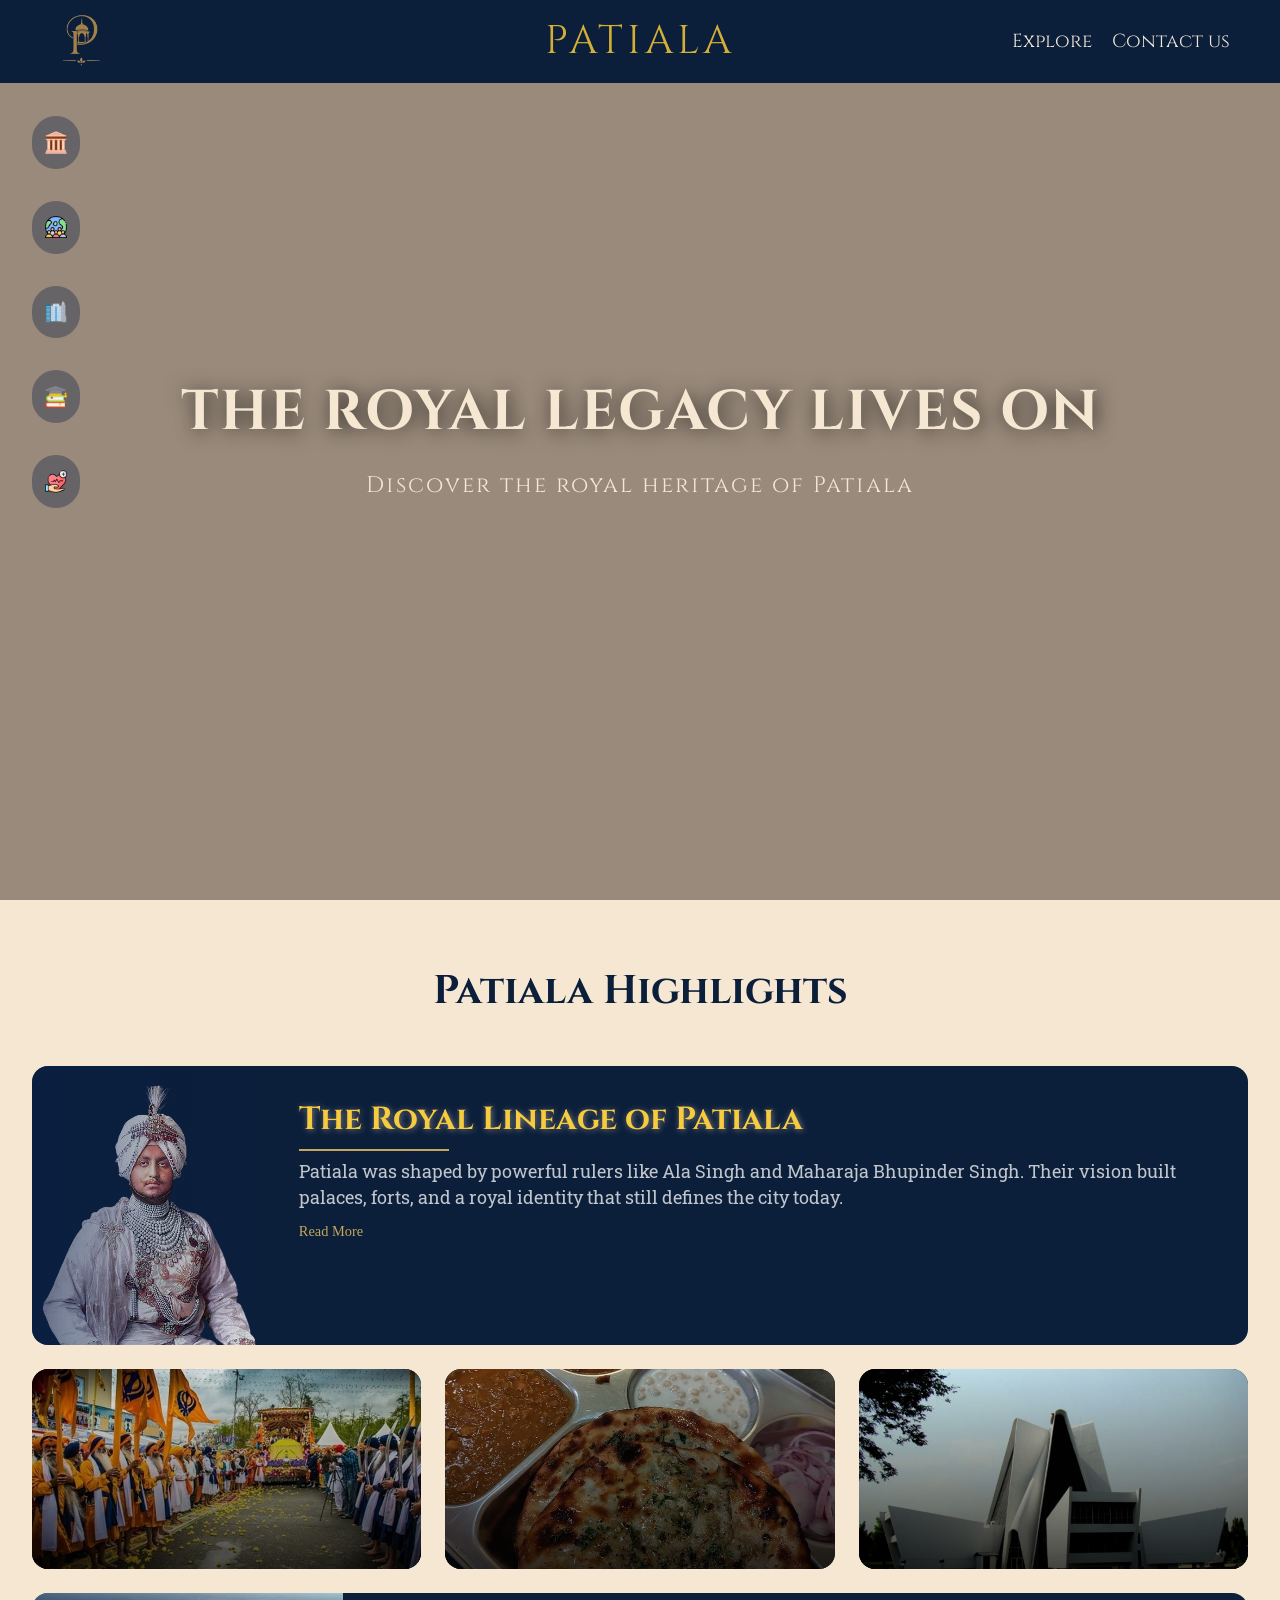
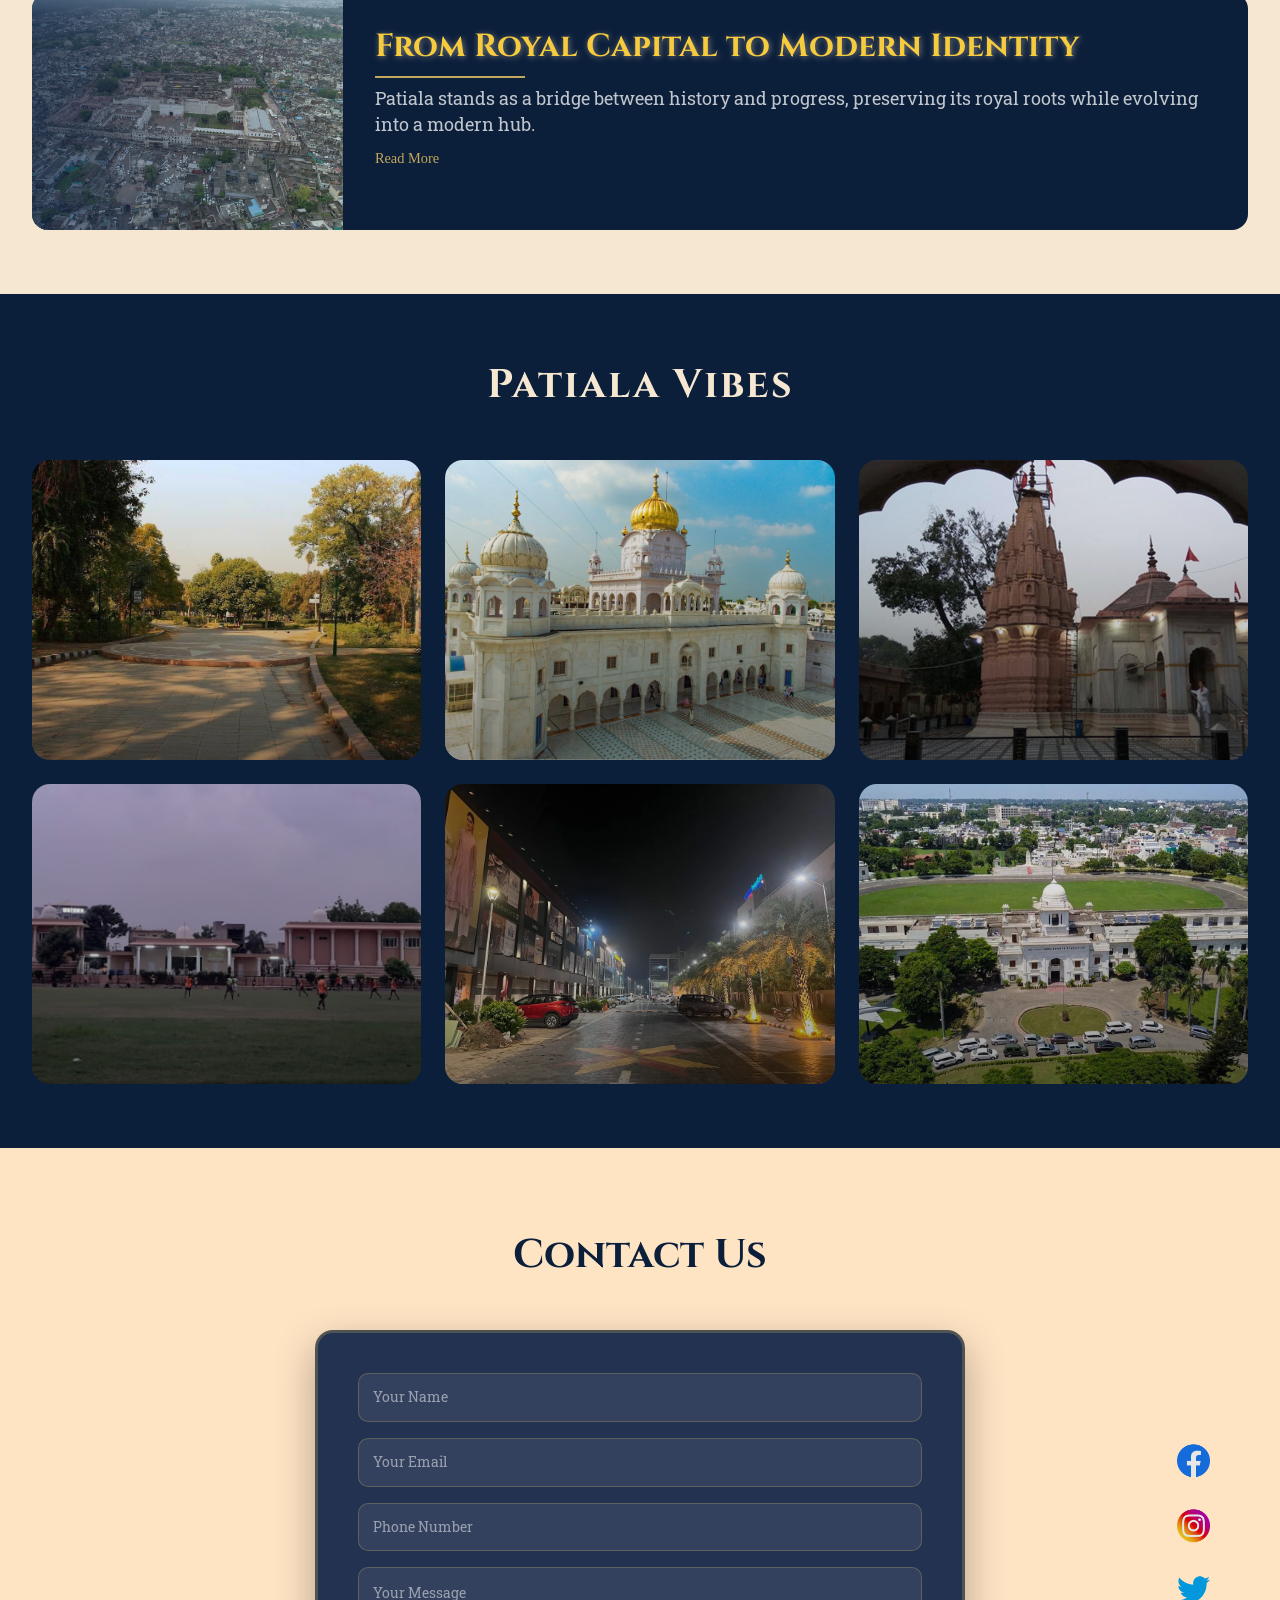
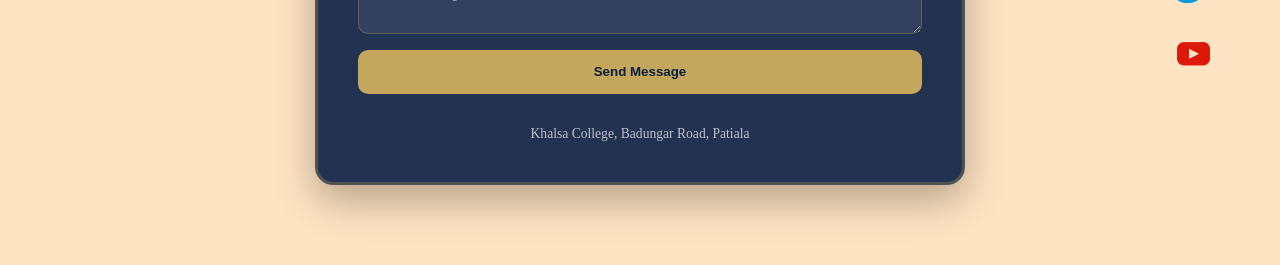
<file: index.html>
<!DOCTYPE html>
<html lang="en">

<head>
    <meta charset="UTF-8">
    <meta name="viewport" content="width=device-width, initial-scale=1.0">
    <link rel="stylesheet" href="Stylecss/style.css">
    <link rel="icon" href="photos/logo_And_Icons/logo.png" type="image/png">
    <title>Patiala</title>
</head>

<body>
    <nav>
        <div class="logo">
            <a href="index.html">
                <img src="photos/logo_And_Icons/logo.png" alt="logo">
            </a>
        </div>
        <div class="Patiala">PATIALA</div>
        <ul class="nav-links">
            <li class="mobile-only"><a href="heritage.html">Heritage</a></li>
            <li class="mobile-only"><a href="Culture.html">Culture</a></li>
            <li class="mobile-only"><a href="modern.html">Modern Life</a></li>
            <li class="mobile-only"><a href="education.html">Education</a></li>
            <li class="mobile-only"><a href="health.html">Healthcare</a></li>

            <li class="desktop-only"><a href="#Explore">Explore</a></li>
            <li class="desktop-only"><a href="#Contact">Contact us</a></li>
        </ul>

        <div class="hamburger">
            <span></span>
            <span></span>
            <span></span>
        </div>
    </nav>

    <!-- Section A -->
    <section class="hero" id="home-link">
        <div class="slides">
            <img src="photos/Sec_a_slideshow/moti_bagh_palace.jpg" class="slide">
            <img src="photos/Sec_a_slideshow/fort.jpg" class="slide">
            <img src="photos/Sec_a_slideshow/qila_mubarak_1.jpg" class="slide">
            <img src="photos/Sec_a_slideshow/bigpalace.jpg" class="slide">
            <img src="photos/Sec_a_slideshow/Qila Mubarak.jpg" class="slide">
            <img src="photos/Sec_a_slideshow/sheesh_mehal.jpg" class="slide">

        </div>
        <div class="sidebar">

            <a href="heritage.html" class="nav-item"><span class="icon"> <img src="photos/logo_And_Icons/heritage.png"
                        alt=""> </span>
                <span class="label">Heritage</span></a>


            <a href="culture.html" class="nav-item"><span class="icon"> <img src="photos/logo_And_Icons/culture.png"
                        alt=""> </span>
                <span class="label">Culture</span></a>


            <a href="modern.html" class="nav-item"><span class="icon"> <img src="photos/logo_And_Icons/modern.png"
                        alt=""> </span>
                <span class="label">Modern</span></a>


            <a href="education.html" class="nav-item"><span class="icon"> <img
                        src="photos/logo_And_Icons/education.png" alt=""> </span>
                <span class="label">Education</span></a>


            <a href="health.html" class="nav-item"><span class="icon"> <img src="photos/logo_And_Icons/healthcare.png"
                        alt=""> </span>
                <span class="label">Health</span></a>
        </div>
        <div class="hero-content">
            <h1>The Royal Legacy Lives On</h1>
            <p>Discover the royal heritage of Patiala</p>
        </div>

    </section>

    <!-- Section B -->
    <section class="section-b">

        <h2 class="section-title">Patiala Highlights</h2>

        <div class="cards-container">

            <!-- BIG CARD 1 -->
            <div class="card big">
                <div class="card-img"> <img src="photos/sec_b_photos/patiala_king.png" alt="bhupinder"> </div>
                <div class="card-content">
                    <h3>The Royal Lineage of Patiala</h3>
                    <p>
                        Patiala was shaped by powerful rulers like Ala Singh and Maharaja Bhupinder Singh.
                        Their vision built palaces, forts, and a royal identity that still defines the city today.
                    </p>
                    <a href="heritage.html">Read More</a>
                </div>
            </div>

            <!-- SMALL CARDS -->
            <div class="card small">
                <div class="card-img"> <img src="photos/sec_b_photos/baisakhi.jfif" alt=""> </div>
                <div class="card-content">
                    <h3>Festivals That Bring Patiala Alive</h3>
                    <p>
                        From Gurpurabs to Lohri nights, Patiala celebrates with full energy.
                    </p>
                </div>
            </div>

            <div class="card small">
                <div class="card-img"> <img src="photos/sec_b_photos/food.jfif" alt=""> </div>
                <div class="card-content">
                    <h3>Flavours of Patiala</h3>
                    <p>
                        From lassi to street food, every corner carries its own taste and tradition.
                    </p>
                </div>
            </div>

            <div class="card small">
                <div class="card-img"> <img src="photos/sec_b_photos/uni.jpg" alt=""> </div>
                <div class="card-content">
                    <h3>City in Motion</h3>
                    <p>
                        Patiala blends tradition with modern student and café culture.
                    </p>
                </div>
            </div>

            <!-- BIG CARD 2 -->
            <div class="card big">
                <div class="card-img"> <img src="photos/sec_b_photos/skyline.jpg" alt=""> </div>
                <div class="card-content">
                    <h3>From Royal Capital to Modern Identity</h3>
                    <p>
                        Patiala stands as a bridge between history and progress,
                        preserving its royal roots while evolving into a modern hub.
                    </p>
                    <a href="modern.html">Read More</a>
                </div>
            </div>

        </div>

    </section>

    <!-- Section C -->

    <section class="section-c" id="Explore">

        <h2 class="section-title">Patiala Vibes</h2>

        <div class="tiles-container">

            <div class="tile">
                <img src="photos/sec_c_photos/baradari_garden.avif" alt="">
                <div class="tile-content">
                    <span class="line"></span>
                    <h3>Baradari Gardens</h3>
                    <p>Where calm meets royal legacy.</p>
                </div>
            </div>

            <div class="tile">
                <img src="photos/sec_c_photos/gurudwara-dukh-nivaran-sahib-.jfif" alt="">
                <div class="tile-content">
                    <span class="line"></span>
                    <h3>Dukhniwaran Sahib</h3>
                    <p>A place of faith, peace, and healing.</p>
                </div>
            </div>

            <div class="tile">
                <img src="photos/sec_c_photos/kali_mata_temple.jpg" alt="">
                <div class="tile-content">
                    <span class="line"></span>
                    <h3>Kali Mata Mandir</h3>
                    <p>Devotion that fills the air with energy.</p>
                </div>
            </div>

            <div class="tile">
                <img src="photos/sec_c_photos/polo_ground.png" alt="">
                <div class="tile-content">
                    <span class="line"></span>
                    <h3>Patiala Sports Hub</h3>
                    <p>Where champions are built every day.</p>
                </div>
            </div>

            <div class="tile">
                <img src="photos/sec_c_photos/raj-kamal.webp" alt="">
                <div class="tile-content">
                    <span class="line"></span>
                    <h3>22 No. Market</h3>
                    <p>Loud, lively, and full of street life.</p>
                </div>
            </div>

            <div class="tile">
                <img src="photos/sec_c_photos/yps.jpg" alt="">
                <div class="tile-content">
                    <span class="line"></span>
                    <h3>YPS</h3>
                    <p>Legacy, discipline, and future leaders.</p>
                </div>
            </div>

        </div>
    </section>

    <!-- contact us -->
    <section class="contact" id="Contact">

        <h2 class="section-title">Contact Us</h2>

        <div class="contact-wrapper">

            <!-- FORM CENTER -->
            <form class="contact-form">
                <input type="text" placeholder="Your Name">
                <input type="email" placeholder="Your Email">
                <input type="tel" placeholder="Phone Number">
                <textarea placeholder="Your Message"></textarea>

                <button type="submit">Send Message</button>

                <a href="https://www.google.com/maps/place/General+Shivdev+Singh+Diwan+Gurbachan+Singh+Khalsa+College/@30.3340639,76.3744463,660m/data=!3m2!1e3!4b1!4m6!3m5!1s0x391028c613762c63:0xd545dcb15ec55bdc!8m2!3d30.3340593!4d76.3770212!16s%2Fg%2F1tmkjbzp?entry=ttu&g_ep=EgoyMDI2MDQyMi4wIKXMDSoASAFQAw%3D%3D"
                    target="_blank" class="address">
                    Khalsa College, Badungar Road, Patiala
                </a>
            </form>

            <!-- ICONS -->
            <div class="social-bar">
                <a href="#"> <img src="photos/logo_And_Icons/facebook.png" alt=""> </a>
                <a href="https://www.instagram.com/ghuman.ranjeet31/"> <img src="photos/logo_And_Icons/social.png" alt=""> </a>
                <a href="https://www.x.com/LuckyG0008"> <img src="photos/logo_And_Icons/twitter.png" alt=""> </a>
                <a href="#"> <img src="photos/logo_And_Icons/youtube.png" alt=""> </a>
            </div>

        </div>

    </section>
</body>

<script>
    document.addEventListener("DOMContentLoaded", () => {
        const hamburger = document.querySelector(".hamburger");
        const navLinks = document.querySelector(".nav-links");

        hamburger.addEventListener("click", () => {
            hamburger.classList.toggle("active");
            navLinks.classList.toggle("open");
        });
        const links = document.querySelectorAll(".nav-links a");

        links.forEach(link => {
            link.addEventListener("click", () => {
                navLinks.classList.remove("open");
                hamburger.classList.remove("active");
            });
        });
    });
    let lastScroll = 0;
    const navbar = document.querySelector("nav");

    window.addEventListener("scroll", () => {
        let currentScroll = window.pageYOffset;

        if (currentScroll > lastScroll) {
            // scrolling down
            navbar.style.top = "-100px";
        } else {
            // scrolling up
            navbar.style.top = "0";
        }

        lastScroll = currentScroll;
    });
    document.querySelectorAll('.card').forEach(card => {
        card.addEventListener('click', () => {
            card.classList.toggle('active');
        });
    });
</script>

</html>
</file>
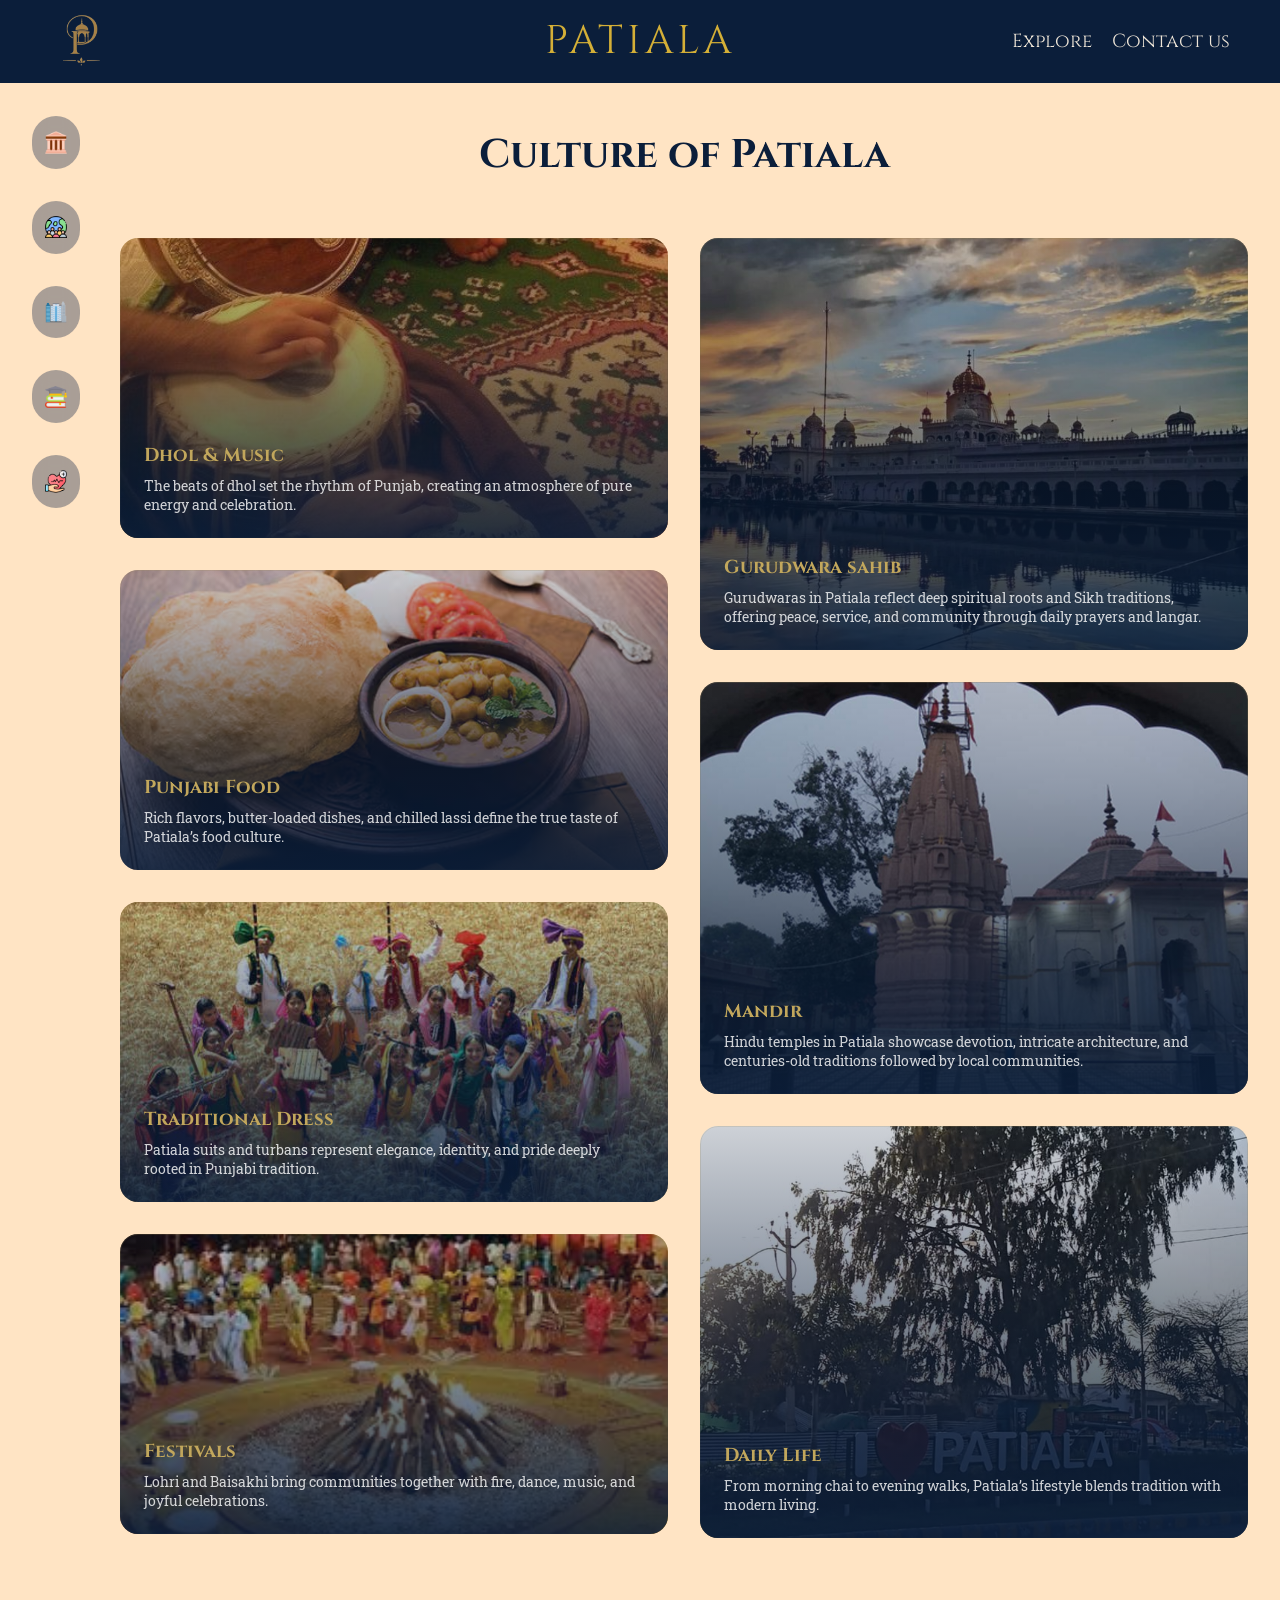
<file: Culture.html>
<!DOCTYPE html>
<html lang="en">

<head>
    <meta charset="UTF-8">
    <meta name="viewport" content="width=device-width, initial-scale=1.0">
    <link rel="stylesheet" href="Stylecss/style.css">
    <link rel="stylesheet" href="Stylecss/Culture-style.css">
    <title>Patialvi Culture</title>
</head>

<body>
    <nav>
        <div class="logo">
            <a href="index.html">
                <img src="photos/logo_And_Icons/logo.png" alt="logo">
            </a>
        </div>
        <div class="Patiala">PATIALA</div>
        <ul class="nav-links">
            <li class="mobile-only"><a href="heritage.html">Heritage</a></li>
            <li class="mobile-only"><a href="#">Culture</a></li>
            <li class="mobile-only"><a href="modern.html">Modern Life</a></li>
            <li class="mobile-only"><a href="education.html">Education</a></li>
            <li class="mobile-only"><a href="health.html">Healthcare</a></li>

            <li class="desktop-only"><a href="index.html#Explore">Explore</a></li>
            <li class="desktop-only"><a href="index.html#Contact">Contact us</a></li>
        </ul>

        <div class="hamburger">
            <span></span>
            <span></span>
            <span></span>
        </div>
    </nav>
    <div class="sidebar">

        <a href="heritage.html" class="nav-item"><span class="icon"> <img src="photos/logo_And_Icons/heritage.png"
                    alt=""> </span>
            <span class="label">Heritage</span></a>


        <a href="#" class="nav-item"><span class="icon"> <img src="photos/logo_And_Icons/culture.png"
                    alt=""> </span>
            <span class="label">Culture</span></a>


        <a href="modern.html" class="nav-item"><span class="icon"> <img src="photos/logo_And_Icons/modern.png" alt="">
            </span>
            <span class="label">Modern</span></a>


        <a href="education.html" class="nav-item"><span class="icon"> <img src="photos/logo_And_Icons/education.png"
                    alt=""> </span>
            <span class="label">Education</span></a>


        <a href="health.html" class="nav-item"><span class="icon"> <img src="photos/logo_And_Icons/healthcare.png"
                    alt=""> </span>
            <span class="label">Health</span></a>
    </div>

    <section class="culture">

        <h2>Culture of Patiala</h2>

        <div class="culture-container">

            <!-- LEFT COLUMN (4 cards) -->
            <div class="left-column">

                <div class="culture-card">
                    <img src="photos/culture/music.jfif" alt="">
                    <div class="text">
                        <h3>Dhol & Music</h3>
                        <p>The beats of dhol set the rhythm of Punjab, creating an atmosphere of pure energy and
                            celebration.</p>
                    </div>
                </div>

                <div class="culture-card">
                    <img src="photos/culture/food.avif" alt="">
                    <div class="text">
                        <h3>Punjabi Food</h3>
                        <p>Rich flavors, butter-loaded dishes, and chilled lassi define the true taste of Patiala’s food
                            culture.</p>
                    </div>
                </div>

                <div class="culture-card">
                    <img src="photos/culture/khet.jfif" alt="">
                    <div class="text">
                        <h3>Traditional Dress</h3>
                        <p>Patiala suits and turbans represent elegance, identity, and pride deeply rooted in Punjabi
                            tradition.</p>
                    </div>
                </div>

                <div class="culture-card">
                    <img src="photos/culture/lohri.jpg" alt="">
                    <div class="text">
                        <h3>Festivals</h3>
                        <p>Lohri and Baisakhi bring communities together with fire, dance, music, and joyful
                            celebrations.</p>
                    </div>
                </div>

            </div>

            <!-- RIGHT COLUMN (3 bigger cards) -->
            <div class="right-column">

                <div class="culture-card">
                    <img src="photos/culture/dsp.jfif" alt="">
                    <div class="text">
                        <h3>Gurudwara sahib</h3>
                        <p>Gurudwaras in Patiala reflect deep spiritual roots and Sikh traditions, offering peace, service, and community through daily prayers and langar.</p>
                    </div>
                </div>

                <div class="culture-card">
                    <img src="photos/culture/kmt.jpg" alt="">
                    <div class="text">
                        <h3>Mandir</h3>
                        <p>Hindu temples in Patiala showcase devotion, intricate architecture, and centuries-old traditions followed by local communities.</p>
                    </div>
                </div>

                <div class="culture-card">
                    <img src="photos/culture/ilp.jfif" alt="">
                    <div class="text">
                        <h3>Daily Life</h3>
                        <p>From morning chai to evening walks, Patiala’s lifestyle blends tradition with modern living.
                        </p>
                    </div>
                </div>

            </div>

        </div>

    </section>
</body>
<script>
    document.addEventListener("DOMContentLoaded", () => {
        const hamburger = document.querySelector(".hamburger");
        const navLinks = document.querySelector(".nav-links");

        hamburger.addEventListener("click", () => {
            hamburger.classList.toggle("active");
            navLinks.classList.toggle("open");
        });
        const links = document.querySelectorAll(".nav-links a");

        links.forEach(link => {
            link.addEventListener("click", () => {
                navLinks.classList.remove("open");
                hamburger.classList.remove("active");
            });
        });
    });
    let lastScroll = 0;
    const navbar = document.querySelector("nav");

    window.addEventListener("scroll", () => {
        let currentScroll = window.pageYOffset;

        if (currentScroll > lastScroll) {
            // scrolling down
            navbar.style.top = "-100px";
        } else {
            // scrolling up
            navbar.style.top = "0";
        }

        lastScroll = currentScroll;
    });
</script>

</html>
</file>
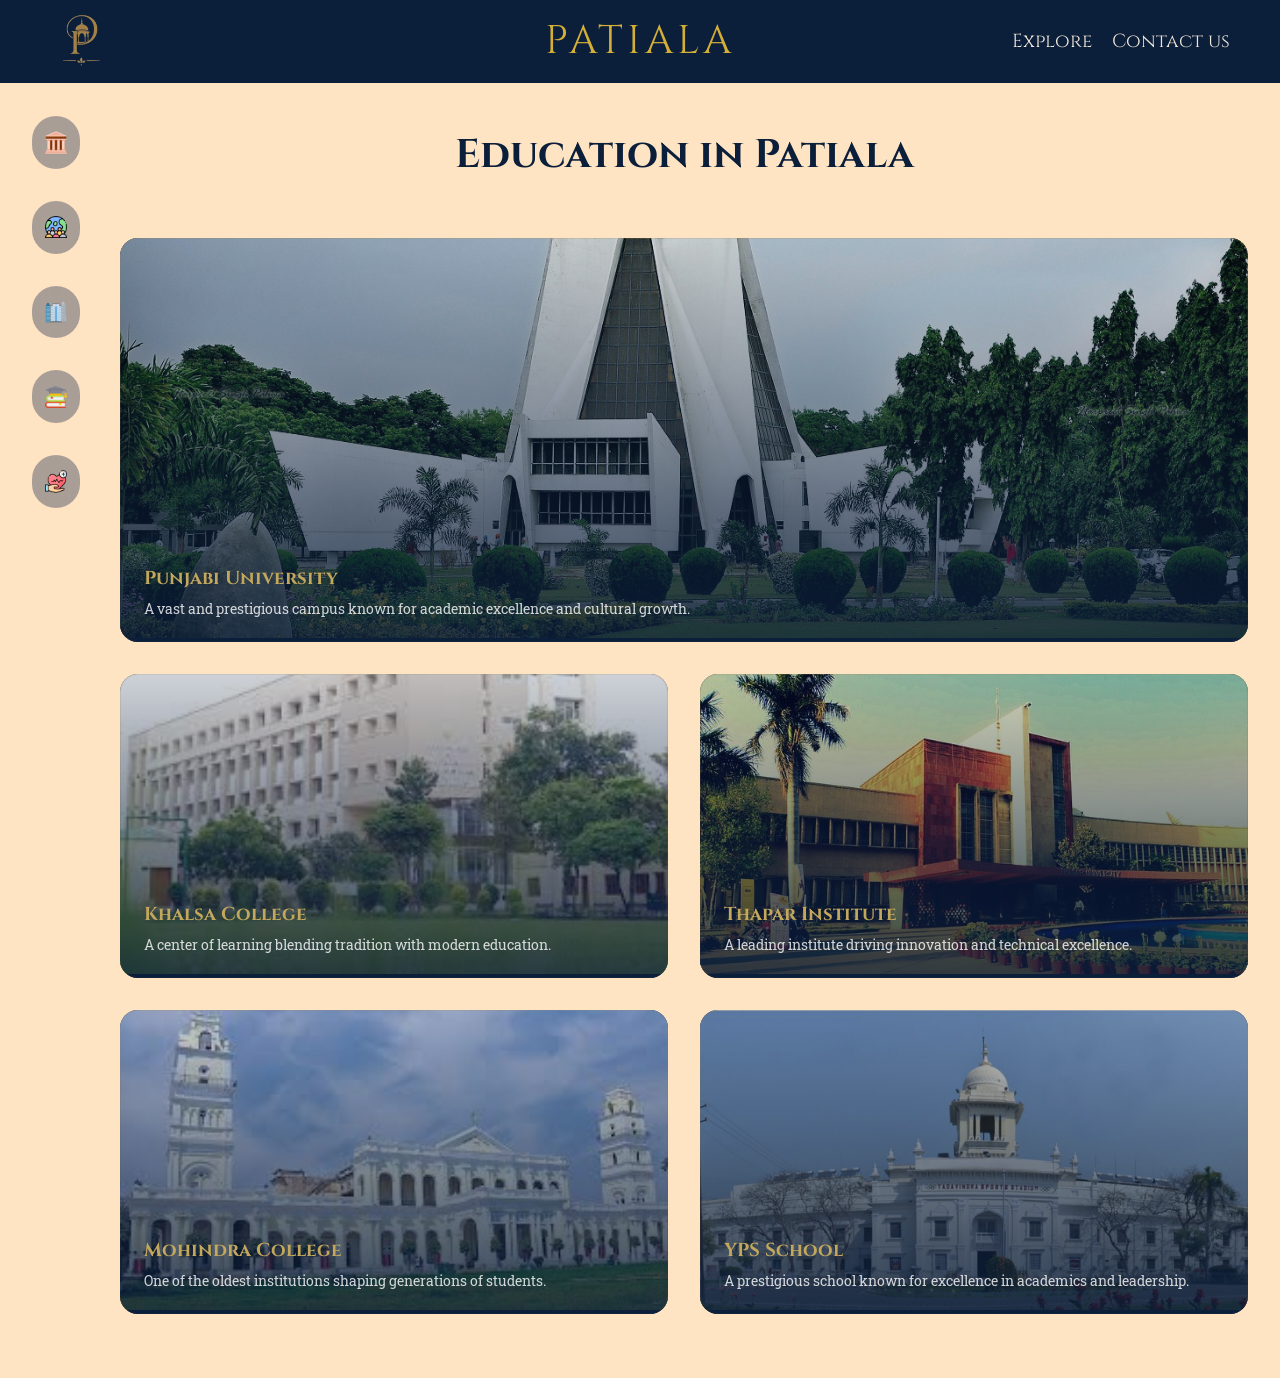
<file: education.html>
<!DOCTYPE html>
<html lang="en">
<head>
    <meta charset="UTF-8">
    <meta name="viewport" content="width=device-width, initial-scale=1.0">
    <link rel="stylesheet" href="Stylecss/style.css">
    <link rel="stylesheet" href="Stylecss/education-style.css">
    <title>Educational Hub</title>
</head>
<body>
    <nav>
        <div class="logo">
            <a href="index.html">
            <img src="photos/logo_And_Icons/logo.png" alt="logo">
            </a>
        </div>
        <div class="Patiala">PATIALA</div>
        <ul class="nav-links">
            <li class="mobile-only"><a href="heritage.html">Heritage</a></li>
            <li class="mobile-only"><a href="Culture.html">Culture</a></li>
            <li class="mobile-only"><a href="modern.html">Modern Life</a></li>
            <li class="mobile-only"><a href="#">Education</a></li>
            <li class="mobile-only"><a href="health.html">Healthcare</a></li>

            <li class="desktop-only"><a href="index.html#Explore">Explore</a></li>
            <li class="desktop-only"><a href="index.html#Contact">Contact us</a></li>
        </ul>

        <div class="hamburger">
            <span></span>
            <span></span>
            <span></span>
        </div>
    </nav>
    <div class="sidebar">

            <a href="heritage.html" class="nav-item"><span class="icon"> <img src="photos/logo_And_Icons/heritage.png" alt=""> </span>
                <span class="label">Heritage</span></a>


            <a href="culture.html" class="nav-item"><span class="icon"> <img src="photos/logo_And_Icons/culture.png" alt=""> </span>
                <span class="label">Culture</span></a>


            <a href="modern.html" class="nav-item"><span class="icon"> <img src="photos/logo_And_Icons/modern.png" alt=""> </span>
                <span class="label">Modern</span></a>


            <a href="#" class="nav-item"><span class="icon"> <img src="photos/logo_And_Icons/education.png" alt=""> </span>
                <span class="label">Education</span></a>


            <a href="health.html" class="nav-item"><span class="icon"> <img src="photos/logo_And_Icons/healthcare.png" alt=""> </span>
                <span class="label">Health</span></a>
        </div>
    <section class="education">

    <h2>Education in Patiala</h2>

    <div class="education-grid">

        <!-- HERO -->
        <div class="education-card">
            <img src="photos/education/PU.jpg" alt="">
            <div class="text">
                <h3>Punjabi University</h3>
                <p>A vast and prestigious campus known for academic excellence and cultural growth.</p>
            </div>
        </div>

        <!-- ROW 1 -->
        <div class="education-card">
            <img src="photos/education/kcp.jfif" alt="">
            <div class="text">
                <h3>Khalsa College</h3>
                <p>A center of learning blending tradition with modern education.</p>
            </div>
        </div>

        <div class="education-card">
            <img src="photos/education/TU.jpg" alt="">
            <div class="text">
                <h3>Thapar Institute</h3>
                <p>A leading institute driving innovation and technical excellence.</p>
            </div>
        </div>

        <!-- ROW 2 -->
        <div class="education-card">
            <img src="photos/education/mcp.jfif" alt="">
            <div class="text">
                <h3>Mohindra College</h3>
                <p>One of the oldest institutions shaping generations of students.</p>
            </div>
        </div>

        <div class="education-card">
            <img src="photos/education/yps.jpg" alt="">
            <div class="text">
                <h3>YPS School</h3>
                <p>A prestigious school known for excellence in academics and leadership.</p>
            </div>
        </div>

    </div>

</section>
</body>
<script>
    document.addEventListener("DOMContentLoaded", () => {
        const hamburger = document.querySelector(".hamburger");
        const navLinks = document.querySelector(".nav-links");

        hamburger.addEventListener("click", () => {
            hamburger.classList.toggle("active");
            navLinks.classList.toggle("open");
        });
        const links = document.querySelectorAll(".nav-links a");

        links.forEach(link => {
            link.addEventListener("click", () => {
                navLinks.classList.remove("open");
                hamburger.classList.remove("active");
            });
        });
    });
    let lastScroll = 0;
    const navbar = document.querySelector("nav");

    window.addEventListener("scroll", () => {
        let currentScroll = window.pageYOffset;

        if (currentScroll > lastScroll) {
            // scrolling down
            navbar.style.top = "-100px";
        } else {
            // scrolling up
            navbar.style.top = "0";
        }

        lastScroll = currentScroll;
    });
</script>
</html>
</file>
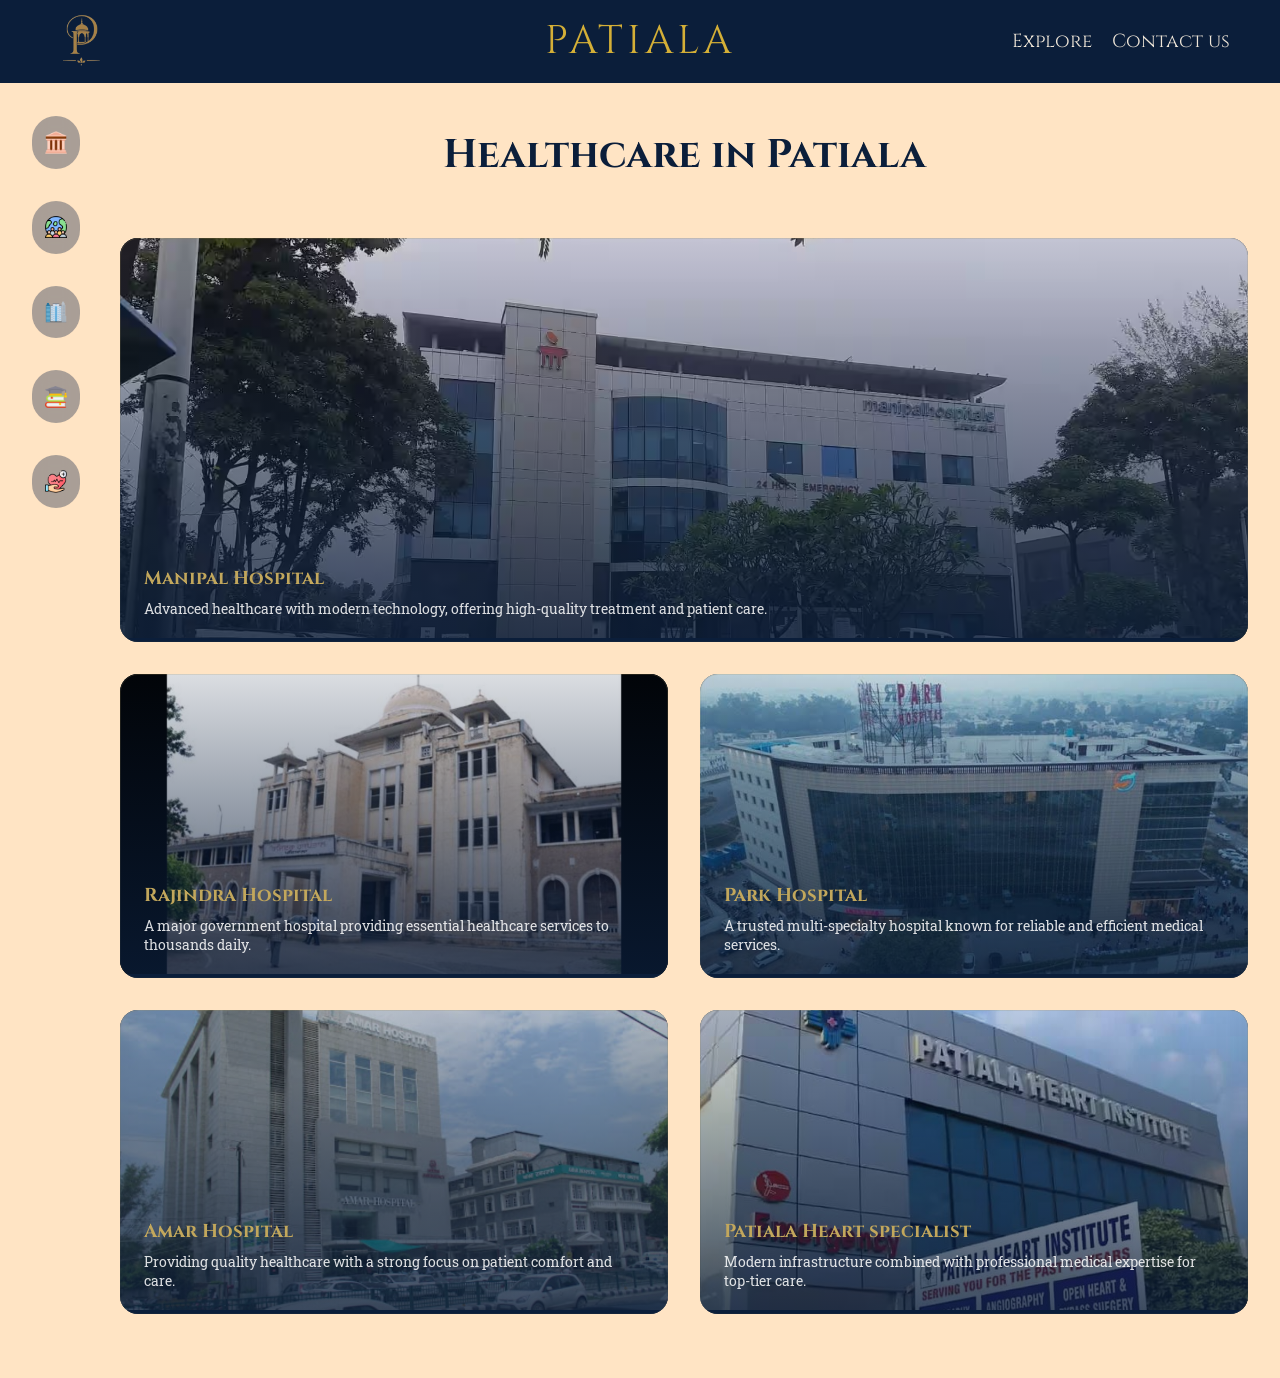
<file: health.html>
<!DOCTYPE html>
<html lang="en">

<head>
    <meta charset="UTF-8">
    <meta name="viewport" content="width=device-width, initial-scale=1.0">
    <link rel="stylesheet" href="Stylecss/style.css">
    <link rel="stylesheet" href="Stylecss/health-style.css">
    <title>Health-Care Patiala</title>
</head>

<body>
    <nav>
        <div class="logo">
            <a href="index.html">
                <img src="photos/logo_And_Icons/logo.png" alt="logo">
            </a>
        </div>
        <div class="Patiala">PATIALA</div>
        <ul class="nav-links">
            <li class="mobile-only"><a href="heritage.html">Heritage</a></li>
            <li class="mobile-only"><a href="Culture.html">Culture</a></li>
            <li class="mobile-only"><a href="modern.html">Modern Life</a></li>
            <li class="mobile-only"><a href="education.html">Education</a></li>
            <li class="mobile-only"><a href="#">Healthcare</a></li>

            <li class="desktop-only"><a href="index.html#Explore">Explore</a></li>
            <li class="desktop-only"><a href="index.html#Contact">Contact us</a></li>
        </ul>

        <div class="hamburger">
            <span></span>
            <span></span>
            <span></span>
        </div>
    </nav>
    <div class="sidebar">

        <a href="heritage.html" class="nav-item"><span class="icon"> <img src="photos/logo_And_Icons/heritage.png"
                    alt=""> </span>
            <span class="label">Heritage</span></a>


        <a href="culture.html" class="nav-item"><span class="icon"> <img src="photos/logo_And_Icons/culture.png"
                    alt=""> </span>
            <span class="label">Culture</span></a>


        <a href="modern.html" class="nav-item"><span class="icon"> <img src="photos/logo_And_Icons/modern.png" alt="">
            </span>
            <span class="label">Modern</span></a>


        <a href="education.html" class="nav-item"><span class="icon"> <img src="photos/logo_And_Icons/education.png"
                    alt=""> </span>
            <span class="label">Education</span></a>


        <a href="#" class="nav-item"><span class="icon"> <img src="photos/logo_And_Icons/healthcare.png" alt="">
            </span>
            <span class="label">Health</span></a>
    </div>
    <section class="healthcare">

    <h2>Healthcare in Patiala</h2>

    <div class="healthcare-grid">

        <!-- HERO -->
        
        <div class="healthcare-card">
            <img src="photos/health/manipal.avif" alt="">
            <div class="text">
                <h3>Manipal Hospital</h3>
                <p>Advanced healthcare with modern technology, offering high-quality treatment and patient care.</p>
            </div>
        </div>

        <!-- ROW 1 -->
        <div class="healthcare-card">
            <img src="photos/health/rajindra.avif" alt="">
            <div class="text">
                <h3>Rajindra Hospital</h3>
                <p>A major government hospital providing essential healthcare services to thousands daily.</p>
            </div>
        </div>  

        <div class="healthcare-card">
            <img src="photos/health/php.jpg" alt="">
            <div class="text">
                <h3>Park Hospital</h3>
                <p>A trusted multi-specialty hospital known for reliable and efficient medical services.</p>
            </div>
        </div>

        <!-- ROW 2 -->
        <div class="healthcare-card">
            <img src="photos/health/amar.png" alt="">
            <div class="text">
                <h3>Amar Hospital</h3>
                <p>Providing quality healthcare with a strong focus on patient comfort and care.</p>
            </div>
        </div>

        <div class="healthcare-card">
            <img src="photos/health/heart.jpg" alt="">
            <div class="text">
                <h3>Patiala Heart specialist</h3>
                <p>Modern infrastructure combined with professional medical expertise for top-tier care.</p>
            </div>
        </div>

    </div>

</section>
</body>
<script>
    document.addEventListener("DOMContentLoaded", () => {
        const hamburger = document.querySelector(".hamburger");
        const navLinks = document.querySelector(".nav-links");

        hamburger.addEventListener("click", () => {
            hamburger.classList.toggle("active");
            navLinks.classList.toggle("open");
        });
        const links = document.querySelectorAll(".nav-links a");

        links.forEach(link => {
            link.addEventListener("click", () => {
                navLinks.classList.remove("open");
                hamburger.classList.remove("active");
            });
        });
    });
    let lastScroll = 0;
    const navbar = document.querySelector("nav");

    window.addEventListener("scroll", () => {
        let currentScroll = window.pageYOffset;

        if (currentScroll > lastScroll) {
            // scrolling down
            navbar.style.top = "-100px";
        } else {
            // scrolling up
            navbar.style.top = "0";
        }

        lastScroll = currentScroll;
    });
</script>

</html>
</file>
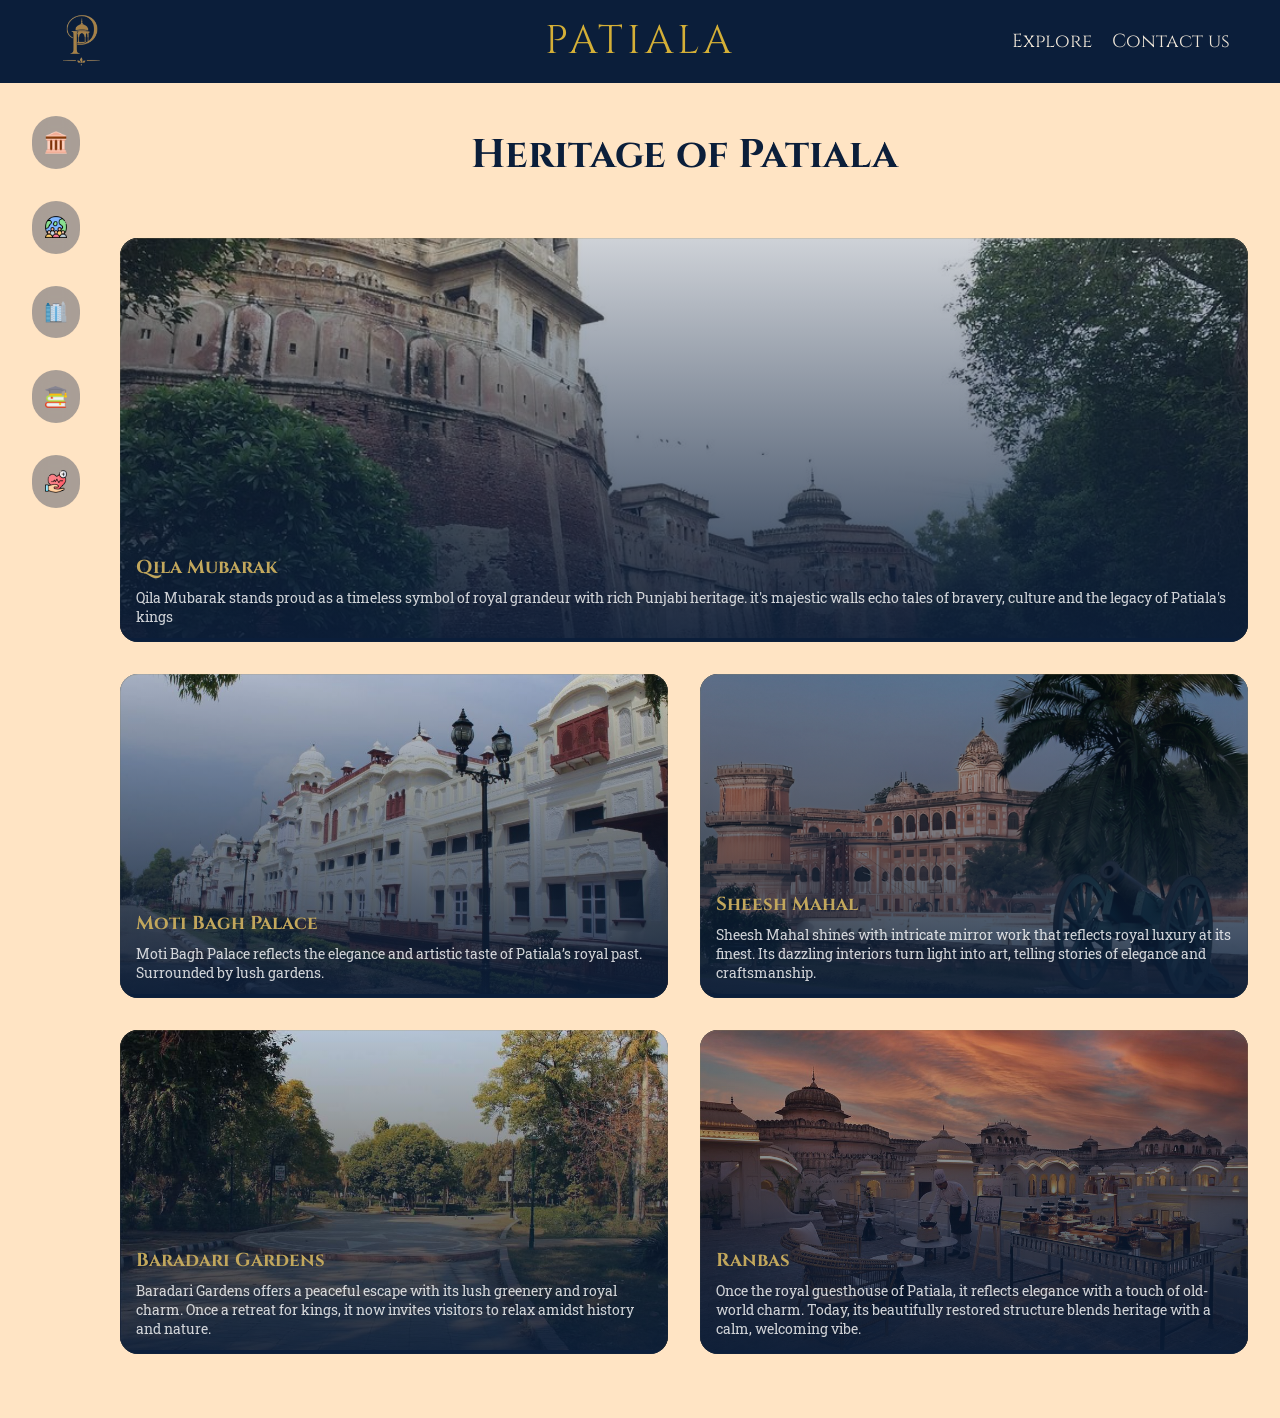
<file: heritage.html>
<!DOCTYPE html>
<html lang="en">

<head>
    <meta charset="UTF-8">
    <meta name="viewport" content="width=device-width, initial-scale=1.0">
    <link rel="stylesheet" href="Stylecss/heritage-style.css">
    <link rel="stylesheet" href="Stylecss/style.css">
    <title>Heritage</title>
</head>

<body>
    <nav>
        <div class="logo">
            <a href="index.html">
                <img src="photos/logo_And_Icons/logo.png" alt="logo">
            </a>
        </div>
        <div class="Patiala">PATIALA</div>
        <ul class="nav-links">
            <li class="mobile-only"><a href="#">Heritage</a></li>
            <li class="mobile-only"><a href="Culture.html">Culture</a></li>
            <li class="mobile-only"><a href="modern.html">Modern Life</a></li>
            <li class="mobile-only"><a href="education.html">Education</a></li>
            <li class="mobile-only"><a href="health.html">Healthcare</a></li>

            <li class="desktop-only"><a href="index.html#Explore">Explore</a></li>
            <li class="desktop-only"><a href="index.html#Contact">Contact us</a></li>
        </ul>

        <div class="hamburger">
            <span></span>
            <span></span>
            <span></span>
        </div>
    </nav>
    <div class="sidebar">

        <a href="#" class="nav-item"><span class="icon"> <img src="photos/logo_And_Icons/heritage.png"
                    alt=""> </span>
            <span class="label">Heritage</span></a>


        <a href="culture.html" class="nav-item"><span class="icon"> <img src="photos/logo_And_Icons/culture.png"
                    alt=""> </span>
            <span class="label">Culture</span></a>


        <a href="modern.html" class="nav-item"><span class="icon"> <img src="photos/logo_And_Icons/modern.png" alt="">
            </span>
            <span class="label">Modern</span></a>


        <a href="education.html" class="nav-item"><span class="icon"> <img src="photos/logo_And_Icons/education.png"
                    alt=""> </span>
            <span class="label">Education</span></a>


        <a href="health.html" class="nav-item"><span class="icon"> <img src="photos/logo_And_Icons/healthcare.png"
                    alt=""> </span>
            <span class="label">Health</span></a>
    </div>
    <section class="heritage">

        <h2>Heritage of Patiala</h2>

        <div class="heritage-grid">

            <div class="heritage-card">
                <img src="photos/Heritage/qila_mubarak.jpg" alt="">
                <div class="text">
                    <h3>Qila Mubarak</h3>
                    <p>Qila Mubarak stands proud as a timeless symbol of royal grandeur with rich Punjabi heritage. it's majestic walls echo tales of bravery, culture and the legacy of Patiala's kings</p>
                </div>
            </div>

            <div class="heritage-card">
                <img src="photos/Heritage/moti_palace.jpg" alt="">
                <div class="text">
                    <h3>Moti Bagh Palace</h3>
                    <p>Moti Bagh Palace reflects the elegance and artistic taste of Patiala’s royal past.
Surrounded by lush gardens.</p>
                </div>
            </div>

            <div class="heritage-card">
                <img src="photos/Heritage/sheesh-mehal.jpg" alt="">
                <div class="text">
                    <h3>Sheesh Mahal</h3>
                    <p>Sheesh Mahal shines with intricate mirror work that reflects royal luxury at its finest.
Its dazzling interiors turn light into art, telling stories of elegance and craftsmanship.</p>
                </div>
            </div>

            <div class="heritage-card">
                <img src="photos/Heritage/baradari_garden.avif" alt="">
                <div class="text">
                    <h3>Baradari Gardens</h3>
                    <p>Baradari Gardens offers a peaceful escape with its lush greenery and royal charm.
Once a retreat for kings, it now invites visitors to relax amidst history and nature.
</p>
                </div>
            </div>

            <div class="heritage-card">
                <img src="photos/Heritage/ranbas.jpg" alt="">
                <div class="text">
                    <h3>Ranbas</h3>
                    <p>Once the royal guesthouse of Patiala, it reflects elegance with a touch of old-world charm.
Today, its beautifully restored structure blends heritage with a calm, welcoming vibe.</p>
                </div>
            </div>

        </div>

    </section>
</body>
<script>
    document.addEventListener("DOMContentLoaded", () => {
        const hamburger = document.querySelector(".hamburger");
        const navLinks = document.querySelector(".nav-links");

        hamburger.addEventListener("click", () => {
            hamburger.classList.toggle("active");
            navLinks.classList.toggle("open");
        });
        const links = document.querySelectorAll(".nav-links a");

        links.forEach(link => {
            link.addEventListener("click", () => {
                navLinks.classList.remove("open");
                hamburger.classList.remove("active");
            });
        });
    });
    let lastScroll = 0;
    const navbar = document.querySelector("nav");

    window.addEventListener("scroll", () => {
        let currentScroll = window.pageYOffset;

        if (currentScroll > lastScroll) {
            // scrolling down
            navbar.style.top = "-100px";
        } else {
            // scrolling up
            navbar.style.top = "0";
        }

        lastScroll = currentScroll;
    });
</script>

</html>
</file>
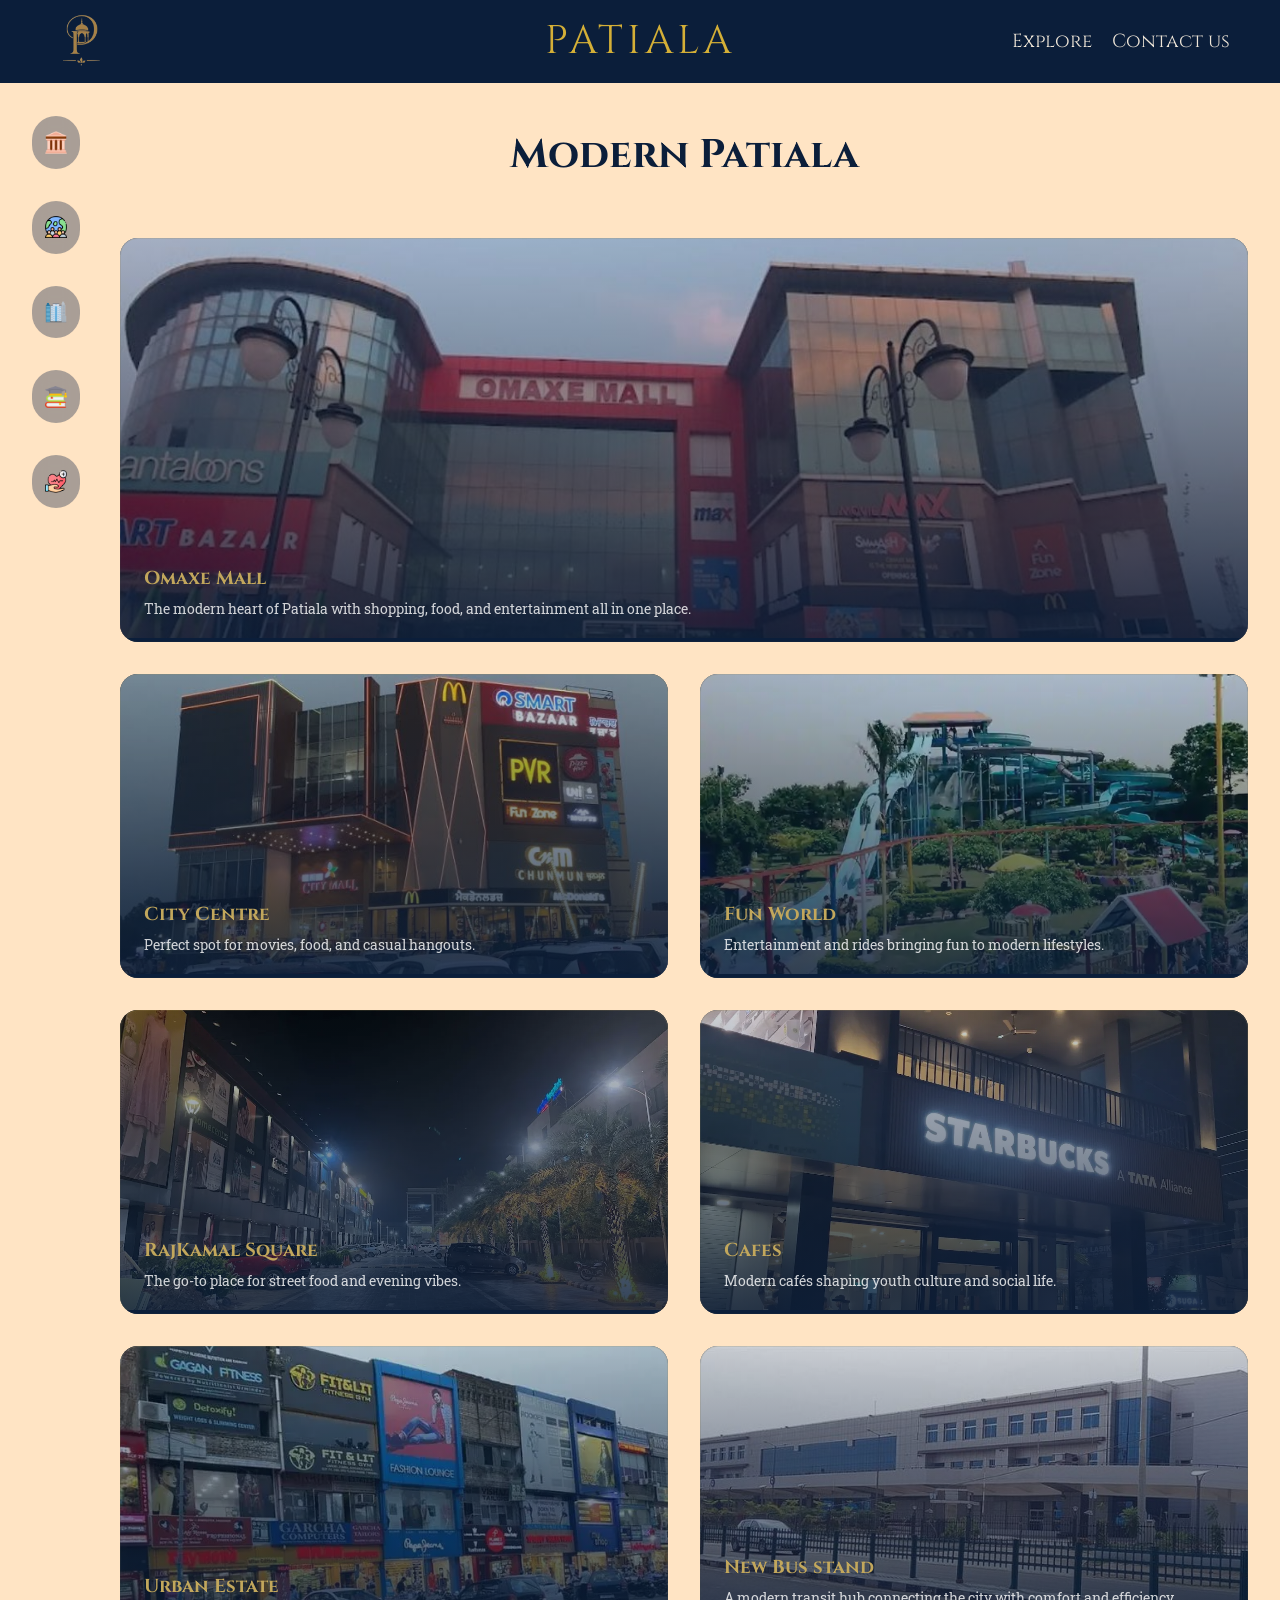
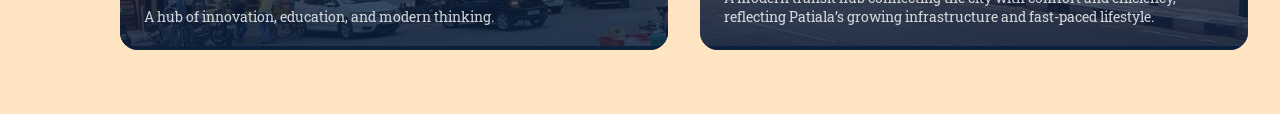
<file: modern.html>
<!DOCTYPE html>
<html lang="en">
<head>
    <meta charset="UTF-8">
    <meta name="viewport" content="width=device-width, initial-scale=1.0">
    <link rel="stylesheet" href="Stylecss/style.css">
    <link rel="stylesheet" href="Stylecss/modern-style.css">
    <title>Modern Patiala</title>
</head>
<body>
    <nav>
        <div class="logo">
            <a href="index.html">
            <img src="photos/logo_And_Icons/logo.png" alt="logo">
            </a>
        </div>
        <div class="Patiala">PATIALA</div>
        <ul class="nav-links">
            <li class="mobile-only"><a href="heritage.html">Heritage</a></li>
            <li class="mobile-only"><a href="Culture.html">Culture</a></li>
            <li class="mobile-only"><a href="#">Modern Life</a></li>
            <li class="mobile-only"><a href="education.html">Education</a></li>
            <li class="mobile-only"><a href="health.html">Healthcare</a></li>

            <li class="desktop-only"><a href="index.html#Explore">Explore</a></li>
            <li class="desktop-only"><a href="index.html#Contact">Contact us</a></li>
        </ul>

        <div class="hamburger">
            <span></span>
            <span></span>
            <span></span>
        </div>
    </nav>
    <div class="sidebar">

            <a href="heritage.html" class="nav-item"><span class="icon"> <img src="photos/logo_And_Icons/heritage.png" alt=""> </span>
                <span class="label">Heritage</span></a>


            <a href="culture.html" class="nav-item"><span class="icon"> <img src="photos/logo_And_Icons/culture.png" alt=""> </span>
                <span class="label">Culture</span></a>


            <a href="#" class="nav-item"><span class="icon"> <img src="photos/logo_And_Icons/modern.png" alt=""> </span>
                <span class="label">Modern</span></a>


            <a href="education.html" class="nav-item"><span class="icon"> <img src="photos/logo_And_Icons/education.png" alt=""> </span>
                <span class="label">Education</span></a>


            <a href="health.html" class="nav-item"><span class="icon"> <img src="photos/logo_And_Icons/healthcare.png" alt=""> </span>
                <span class="label">Health</span></a>
        </div>
    <section class="modern">

    <h2>Modern Patiala</h2>

    <div class="modern-grid">

        <!-- HERO -->
        <div class="modern-card">
            <img src="photos/modern/OM.jpg" alt="">
            <div class="text">
                <h3>Omaxe Mall</h3>
                <p>The modern heart of Patiala with shopping, food, and entertainment all in one place.</p>
            </div>
        </div>

        <!-- 6 CARDS -->
        <div class="modern-card">
            <img src="photos/modern/pvr1.jpg" alt="">
            <div class="text">
                <h3>City Centre</h3>
                <p>Perfect spot for movies, food, and casual hangouts.</p>
            </div>
        </div>

        <div class="modern-card">
            <img src="photos/modern/water-park.jfif" alt="">
            <div class="text">
                <h3>Fun World</h3>
                <p>Entertainment and rides bringing fun to modern lifestyles.</p>
            </div>
        </div>

        <div class="modern-card">
            <img src="photos/modern/rks.webp" alt="">
            <div class="text">
                <h3>RajKamal Square</h3>
                <p>The go-to place for street food and evening vibes.</p>
            </div>
        </div>

        <div class="modern-card">
            <img src="photos/modern/cafes.webp" alt="">
            <div class="text">
                <h3>Cafes</h3>
                <p>Modern cafés shaping youth culture and social life.</p>
            </div>
        </div>

        <div class="modern-card">
            <img src="photos/modern/UE.webp" alt="">
            <div class="text">
                <h3>Urban Estate</h3>
                <p>A hub of innovation, education, and modern thinking.</p>
            </div>
        </div>

        <div class="modern-card">
            <img src="photos/modern/NBS" alt="">
            <div class="text">
                <h3>New Bus stand</h3>
                <p>A modern transit hub connecting the city with comfort and efficiency, reflecting Patiala’s growing infrastructure and fast-paced lifestyle.</p>
            </div>
        </div>

    </div>

</section>
</body>
<script>
    document.addEventListener("DOMContentLoaded", () => {
        const hamburger = document.querySelector(".hamburger");
        const navLinks = document.querySelector(".nav-links");

        hamburger.addEventListener("click", () => {
            hamburger.classList.toggle("active");
            navLinks.classList.toggle("open");
        });
        const links = document.querySelectorAll(".nav-links a");

        links.forEach(link => {
            link.addEventListener("click", () => {
                navLinks.classList.remove("open");
                hamburger.classList.remove("active");
            });
        });
    });
    let lastScroll = 0;
    const navbar = document.querySelector("nav");

    window.addEventListener("scroll", () => {
        let currentScroll = window.pageYOffset;

        if (currentScroll > lastScroll) {
            // scrolling down
            navbar.style.top = "-100px";
        } else {
            // scrolling up
            navbar.style.top = "0";
        }

        lastScroll = currentScroll;
    });
    
</script>
</html>
</file>
<file: Stylecss/style.css>
/* importing fonts */
@import url('https://fonts.googleapis.com/css2?family=Cinzel:wght@400..900&display=swap');
@import url('https://fonts.googleapis.com/css2?family=Cinzel:wght@400..900&family=EB+Garamond:ital,wght@0,400..800;1,400..800&display=swap');
@import url('https://fonts.googleapis.com/css2?family=Roboto+Slab:wght@100..900&display=swap');
@import url('https://fonts.googleapis.com/css2?family=Roboto+Slab:wght@100..900&family=Urbanist:ital,wght@0,100..900;1,100..900&display=swap');

/* CSS */

/* global settings */
* {
    margin: 0px;
    padding: 0px;
    box-sizing: border-box;
}

html {
    scroll-behavior: smooth;
}

/* body settings */
body {
    background-color: bisque;
}

/* Nav settings */

nav {
    font-family: "Libre Bodoni", serif;
    background-color: #0b1e3a;
    display: flex;
    align-items: center;
    justify-content: space-between;
    padding: 0.75rem 1.25rem;
    position: fixed;
    top: 0px;
    width: 100%;
    z-index: 1000;
    transition: top 0.3s ease;
}

.logo img {
    height: 3.43rem;
    margin-left: 2.5rem;
}

.Patiala {
    position: absolute;
    left: 50%;
    transform: translateX(-50%);
    color: #d4af37;
    font-size: 2.5rem;
    letter-spacing: 0.25rem;
    font-family: "Cinzel", serif;
}

/* hidden on desktop */
.hamburger {
    display: none;
    flex-direction: column;
    gap: 5px;
    cursor: pointer;
    z-index: 1000;
}

/* bars */
.hamburger span {
    width: 25px;
    height: 3px;
    background: #F5F0E6;
    border-radius: 3px;
    transition: all 0.4s ease;
}

/* when active */
.hamburger.active span:nth-child(1) {
    transform: rotate(45deg) translate(5px, 5px);
}

.hamburger.active span:nth-child(2) {
    opacity: 0;
}

.hamburger.active span:nth-child(3) {
    transform: rotate(-45deg) translate(6px, -6px);
}

.nav-links {
    list-style-type: none;
    display: flex;
    margin-right: 1.25rem;
}

.nav-links li a {
    font-size: 1.18rem;
    font-family: "Cinzel", serif;
    color: #efe6d8;
    text-decoration: none;
    padding: 0.26rem 0.625rem;
    border-radius: 0.312rem;
    transition: background-color 0.3s ease;
    position: relative
}

.nav-links li a::after {
    content: "";
    position: absolute;
    left: 50%;
    bottom: 0;
    width: 0%;
    height: 2px;
    background: #C2A75C;

    transition: all 0.3s ease;
    transform: translateX(-50%);
}

.nav-links li a:hover::after {
    width: 60%;
}

.nav-links li a:hover {
    background-color: #0e2a5c;
    border-radius: 0.625rem;
}


.nav-links li:nth-last-child(-n+2) {
    display: block;
}

.nav-links.open li {
    opacity: 1;
    transform: translateY(0);
}

/* show only desktop links */
.mobile-only {
    display: none;
}

.desktop-only {
    display: block;
}

/* Section A */
.hero {
    position: relative;
    background-size: cover;
    background-position: center;
    height: 100vh;
    display: flex;
    justify-content: center;
    align-items: center;
    color: #f5e7d1;
    text-align: center;
    overflow: hidden;
    font-family: "Kalnia", serif;
}

.hero::after {
    content: "";
    position: absolute;
    inset: 0;
    background: rgba(3, 7, 15, 0.402);
    /* dark dim */
    backdrop-filter: blur(2px);
    /* slight blur */
    z-index: 0;
}


.hero-content {
    z-index: 1;
    position: relative;
    transform: translateY(-10%);
}

.hero h1 {
    font-size: clamp(2.5rem, 4.5vw, 3.5rem);
    margin-bottom: 1.25rem;
    letter-spacing: 0.125rem;
    text-transform: uppercase;
    text-shadow: 2px 2px 20px rgba(0, 0, 0, 0.7);
    font-family: "Cinzel", serif;
}

.hero p {
    font-size: clamp(1.1rem, 2vw, 1.4rem);
    letter-spacing: 2px;
    font-family: "Cinzel", serif;
}

.slides {
    position: absolute;
    inset: 0;
}

.slide {
    position: absolute;
    top: 0;
    left: 0;
    width: 100%;
    height: 100%;
    object-fit: cover;
    opacity: 0;
    animation: fade 25s infinite;
    filter: brightness(0.8) contrast(1.1) saturate(1.1);
}

.slide:nth-child(1) {
    animation-delay: 0s;
}

.slide:nth-child(2) {
    animation-delay: 5s;
}

.slide:nth-child(3) {
    animation-delay: 10s;
}

.slide:nth-child(4) {
    animation-delay: 15s;
}

.slide:nth-child(5) {
    animation-delay: 20s;
}

@keyframes fade {
    0% {
        opacity: 0;
    }

    5% {
        opacity: 1;
    }

    25% {
        opacity: 1;
    }

    30% {
        opacity: 0;
    }

    100% {
        opacity: 0;
    }
}

/* side bar icons */
.sidebar {
    position: absolute;
    left: 1.25rem;
    top: 6rem;
    transform: none;

    display: flex;
    flex-direction: column;
    gap: 2rem;

    padding: 1.25rem 0.75rem;
    z-index: 999;
}

/* NAV ITEM */
.nav-item {
    display: flex;
    align-items: center;
    gap: 0.75rem;

    padding: 0.9rem 0.75rem;
    border-radius: 999px;

    text-decoration: none;
    color: rgba(245, 240, 230, 0.8);

    backdrop-filter: blur(10px);
    background: rgba(10, 31, 68, 0.25);

    width: 3rem;
    overflow: hidden;

    transition: all 0.4s ease;
}

/* ICON */
.icon {
    /* font-size: 1.4rem; */
    min-width: 1.5rem;
    width: 1.5rem;
    height: 1.5rem;
    /* keeps icon visible */
    display: flex;
    justify-content: center;
    align-items: center;
}

.icon img {
    width: 1.4rem;
    height: 1.4rem;
    object-fit: contain;
    display: block;
    transition: 0.3s ease;

}

/* LABEL (hidden by defaolt) */
.label {
    font-size: 0.9rem;
    letter-spacing: 0.06rem;
    font-family: "Cinzel", serif;

    opacity: 0;
    transform: translateX(-15px);
    white-space: nowrap;

    transition: all 0.35s ease;
}

/* HOVER EXPAND */
.nav-item:hover {
    width: 9.3rem;
    background: rgba(194, 167, 92, 0.15);
    backdrop-filter: blur(12px);
    box-shadow: 0.625rem 0.625rem 0.9375rem -0.3125rem rgba(194, 167, 92, 0.25);
}

/* SHOW LABEL */
.nav-item:hover .label {
    opacity: 1;
    transform: translateX(0);
}

/* ICON GOLD ON HOVER */
.nav-item:hover .icon img {
    filter: brightness(1.2) sepia(1) hue-rotate(10deg) saturate(2);

}

/* ACTIVE STATE */
.nav-item.active {
    width: 10rem;
    background: rgba(194, 167, 92, 0.18);
}

.nav-item.active .label {
    opacity: 1;
    color: #C2A75C;
}

/* subtle glow */
.nav-item::before {
    content: "";
    position: absolute;
    inset: 0;
    border-radius: 999px;
    background: linear-gradient(90deg,
            transparent,
            rgba(194, 167, 92, 0.15),
            transparent);
    opacity: 0;
    transition: 0.4s ease;
}

.nav-item:hover::before {
    opacity: 1;
}

/* ===================== */
/* RESPONSIVE */
/* ===================== */

@media (max-width: 1290px) {
    .nav-item {
        backdrop-filter: blur(8px);
        background: rgba(10, 31, 68, 0.35);
        width: 3rem;
    }

    .label {
        display: none;
    }

    .nav-item:hover {
        transform: scale(1.2);
        background: rgba(194, 167, 92, 0.2);
        width: 3rem;
    }
}

@media (max-width: 1000px) {
    .hero h1 {
        font-size: 2.2rem;
    }

    .hero p {
        font-size: 1rem;
    }
}

@media (max-width: 784px) {
    /* .nav-links {
        display: none;
    } */

    .hero h1 {
        font-size: 1.8rem;
    }

    .hero p {
        font-size: 0.7rem;
    }

    .nav-item:hover {
        transform: scale(1.1);
        background: rgba(194, 167, 92, 0.2);
        width: 3rem;
    }

    .Patiala {
        font-size: 2.1rem;
    }

    .nav-links li a {
        font-size: 0.9rem;
    }

    .nav-links {
        margin-right: 0rem;
    }

    .logo img {
        margin-left: 2rem;
    }

}

@media (max-width: 688px) {
    .Patiala {
        font-size: clamp(1.8rem, 3vw, 2.5rem);
    }

    .nav-links li a {
        font-size: 0.9rem;
    }

    .nav-links {
        margin-right: 0rem;
    }

    .logo img {
        margin-left: 0rem;
    }

    .sidebar {
        display: none;

    }

    /* .nav-links li a::after {
        display: none;
    } */

    .hamburger {
        display: flex;
    }

    /* 👇 swap visibility */
    .desktop-only {
        display: none;
    }

    .mobile-only {
        display: block;
    }

    .nav-links {
        position: absolute;
        top: 100%;
        left: 0;
        width: 100%;

        display: flex;
        flex-direction: column;
        align-items: center;

        background: rgba(10, 31, 68, 0.85);
        backdrop-filter: blur(12px);

        max-height: 0;
        opacity: 0;
        overflow: hidden;
        z-index: 100;
        transition:
            max-height 0.5s ease,
            opacity 0.4s ease;

        border-bottom-left-radius: 16px;
        border-bottom-right-radius: 16px;
    }

    .nav-links.open {
        max-height: 100vh;
        opacity: 1;
        padding: 1rem 0;
    }

    .nav-links li {
        width: 100%;
        text-align: center;
        margin: 0.6rem 0;
    }

    .nav-links li a {
        display: block;
        width: 100%;
        padding: 0.8rem 0;


        font-size: 1.2rem;
        letter-spacing: 1px;
    }

    .nav-links li a:hover {
        background: rgba(194, 167, 92, 0.15);
        color: #C2A75C;
    }
}


/* SECTION B */
.section-b {
    padding: 4rem 2rem;
    background: #f5e7d1;
}

.section-title {
    text-align: center;
    font-size: 2.5rem;
    font-family: "Cinzel", serif;
    margin-bottom: 3rem;
    color: #0b1e3a;
}

.cards-container {
    display: grid;
    grid-template-columns: repeat(3, 1fr);
    gap: 1.5rem;
}

/* CARD BASE */
.card {
    background-color: #0b1e3a;
    border-radius: 16px;
    overflow: hidden;
    color: white;
    transition: 0.4s ease;
    position: relative;
}

.card::before {
    content: "";
    position: absolute;
    inset: 0;
    border-radius: 16px;

    border: 1.5px solid #C2A75C;
    opacity: 0;

    transition: opacity 0.3s ease;
    pointer-events: none;
}

.card:hover::before {
    opacity: 1;
}

/* BIG CARD */
.card.big {
    grid-column: span 3;
    display: flex;
}

.card.big .card-content {
    padding: 2rem;
    transition: transform 0.4s ease;
}

.card.big:hover .card-content {
    transform: translateY(-5px);
}

/* SMALL CARD */
.card.small {
    display: flex;
    flex-direction: column;
}

/* photo settings */
.card-img {
    width: 100%;
    height: 200px;
    overflow: hidden;
    position: relative;
}

.card-img::after {
    content: "";
    position: absolute;
    inset: 0;
    background: linear-gradient(to top,
            rgba(0, 0, 0, 0.7),
            transparent);
}

.card.big .card-img::after {
    background: linear-gradient(to right,
            rgba(10, 31, 68, 0.611),
            transparent);
}

.card-content h3 {
    font-family: "Cinzel", serif;
    font-size: 1.3rem;
    margin-bottom: 0.5rem;
    color: #fff;
}

.card-content p {
    font-size: 0.95rem;
    color: rgba(255, 255, 255, 0.75);
    line-height: 1.4;

    font-family: "Roboto Slab", serif;
}

.card.big .card-content a {
    display: inline-block;
    margin-top: 0.8rem;
    font-size: 0.9rem;
    color: #C2A75C;
    text-decoration: none;
    border-bottom: 1px solid transparent;
    transition: 0.3s;
}

.card.big .card-content a:hover {
    border-bottom: 1px solid #C2A75C;
}

.card-img img {
    width: 100%;
    height: 100%;
    object-fit: cover;
    /* transition: 0.5s ease; */
    transition: transform 0.6s ease, filter 0.6s ease;
}

.card.big .card-img {
    width: 30%;
    height: auto;
}

.card.big {
    display: flex;
}

/* resizing the text */
.card.big .card-content h3 {
    font-size: 2rem;
    color: #f6cb3e;
    text-shadow: 1px 1px 6px gray;
}

.card.big .card-content h3::after {
    content: "";
    display: block;
    width: 150px;
    height: 2px;
    background: #C2A75C;
    margin-top: 8px;
}

.card.big .card-content p {
    font-size: 1.15rem;
}

.card.small .card-content h3 {
    font-size: 1.5rem;
    color: #d4af37;

}

.card.small .card-content p {
    font-size: 1.12rem;
}

.card:hover {
    transform: translateY(-6px);
    box-shadow:
        0 15px 40px rgba(0, 0, 0, 0.3),
        0 0 15px rgba(194, 167, 92, 0.4);
}

.card:hover img {
    transform: scale(1.08);
}

.card.small {
    position: relative;
}

.card.small .card-content {
    position: absolute;
    bottom: 0;
    left: 0;
    right: 0;

    padding: 1rem;
    /* background: rgba(0,0,0,0.6); */
    transform: translateY(10px);
    opacity: 0;
    transition: 0.4s ease;
}

.card.small:hover .card-content {
    opacity: 1;
    transform: translateY(0);
}

.card.small:hover img {
    filter: blur(2px) brightness(0.6);
    transform: scale(1.1);
}

@media (max-width: 1000px) {

    .cards-container {
        grid-template-columns: 1fr;
        gap: 1.2rem;
    }

    /* ALL CARDS SAME STYLE */
    .card,
    .card.big,
    .card.small {
        display: flex;
        flex-direction: row;
        height: 180px;
    }

    /* IMAGE LEFT */
    .card-img {
        width: 40%;
        height: 100%;
    }

    .card-img img {
        height: 100%;
    }

    /* REMOVE OVERLAY GRADIENT FOR CLEAN LOOK */
    .card-img::after {
        display: none;
    }

    /* TEXT RIGHT */
    .card-content {
        width: 60%;
        padding: 1rem;
        display: flex;
        flex-direction: column;
        justify-content: center;
    }

    /* TEXT SMALLER */
    .card-content h3 {
        font-size: 1.2rem;
    }

    .card-content p {
        font-size: 0.9rem;
    }

    /* REMOVE BIG CARD SPECIAL STYLES */
    .card.big {
        grid-column: span 1;
    }

    .card.big .card-content h3 {
        font-size: 1.2rem;
        color: #d4af37;
    }

    .card.big .card-content p {
        font-size: 0.9rem;
    }

    /* LIGHT HOVER */
    .card:hover {
        transform: scale(1.02);
        box-shadow: 0 8px 20px rgba(0, 0, 0, 0.2);
    }

    .card:hover img {
        transform: scale(1.05);
    }

    /* DISABLE SMALL CARD OVERLAY ANIMATION */
    .card.small .card-content {
        position: static;
        opacity: 1;
        transform: none;
    }

    .card.small:hover img {
        filter: none;
    }
}

@media (max-width: 696px) {

    .cards-container {
        grid-template-columns: 1fr;
        gap: 1rem;
    }

    /* RESET EVERYTHING */
    .card,
    .card.big,
    .card.small {
        display: block !important;
        height: 300px;
        position: relative;
        overflow: hidden;
    }

    .card.big {
        flex: none !important;
    }

    /* FORCE IMAGE FULL COVER */
    .card-img {
        position: absolute !important;
        top: 0;
        left: 0;
        width: 100% !important;
        height: 100% !important;
    }

    .card.big .card-img {
        width: 100% !important;
    }

    .card-img img {
        width: 100%;
        height: 100%;
        object-fit: cover;
        display: block;
        transition: 0.4s ease;
    }

    /* OVERLAY */
    .card-img::after {
        content: "";
        position: absolute;
        inset: 0;
        background: rgba(0, 0, 0, 0.3);
        transition: 0.3s ease;
        pointer-events: none;
    }

    /* TEXT */
    .card-content {
        position: absolute;
        inset: 0;
        overflow-y: auto;
        display: flex;
        justify-content: flex-end;
        /* align-items: center; */
        flex-direction: column;
        /* text-align: center; */
        align-items: flex-start;
text-align: left;
width: 100%;
        padding: 1rem 1rem 1.8rem;

        opacity: 0;
        transform: translateY(10px);
        transition: 0.3s ease;
        z-index: 5;
    }

    /* KILL SMALL CARD OLD BEHAVIOR */
    .card.small .card-content {
        position: absolute !important;
        opacity: 0 !important;
        transform: translateY(10px) !important;
    }

    /* TEXT SIZE */
    .card-content h3 {
        text-shadow: 0 2px 8px rgba(0, 0, 0, 0.8);
    }

    .card-content p {
        text-shadow: 0 1px 6px rgba(0, 0, 0, 0.8);
        
    }

    /* CLICK ACTIVE STATE */
    .card.active .card-img img {
        filter: blur(4px) brightness(0.4);
    }

    .card.active .card-content {
        opacity: 1 !important;
        transform: translateY(0) !important;
    }

    .card.active .card-img::after {
        background: linear-gradient(to top,
                rgba(0, 0, 0, 0.85),
                rgba(0, 0, 0, 0.4));
    }

    /* REMOVE DESKTOP HOVER EFFECTS */
    .card:hover {
        transform: none;
        box-shadow: none;
    }

    .card:hover img {
        transform: none;
        filter: none;
    }
}

/* SECTION C */
.section-c {
    padding: 4rem 2rem;
    background: #0b1e3a;
}

.section-c .section-title {
    text-align: center;
    font-size: 2.5rem;
    font-family: "Cinzel", serif;
    margin-bottom: 3rem;

    color: #f5e7d1;
    /* light cream */
    letter-spacing: 2px;
}

.tiles-container {
    display: grid;
    grid-template-columns: repeat(3, 1fr);
    gap: 1.5rem;
}

.tile {
    position: relative;
    height: 300px;
    border-radius: 18px;
    overflow: hidden;
    cursor: pointer;
}

.tile::before {
    content: "";
    position: absolute;
    inset: 0;
    border-radius: 18px;
    opacity: 0;
    transition: opacity 0.3s ease;
    pointer-events: none;
    border: 1.5px solid #c2a75c
}

.tile img {
    width: 100%;
    height: 100%;
    object-fit: cover;
    transition: transform 0.6s ease;
}

.tile:hover img {
    transform: scale(1.1);
}

.tile::after {
    content: "";
    position: absolute;
    inset: 0;
    background: linear-gradient(to top,
            rgba(0, 0, 0, 0.4),
            transparent);
}

.tile:hover::after {
    background: rgba(0, 0, 0, 0.522);
}

.tile:hover::before {
    opacity: 1;
}

.tile:hover .tile-content {
    transform: translateY(0);
    opacity: 1;
}

.tile-content {
    position: absolute;
    bottom: 0;
    left: 0;
    padding: 1rem;
    color: white;
    transform: translateY(20px);
    opacity: 0;
    transition: 0.4s ease;
    z-index: 3;
}

.tile-content h3 {
    font-family: "Cinzel", serif;
    font-size: 1.5rem;
    color: #fff;

}

.tile-content p {
    font-size: 1rem;
    color: rgb(255, 255, 255);
    /* opacity: 0.8; */
}

.line {
    display: block;
    width: 90px;
    height: 2px;
    background: #d4b55d;
    margin-bottom: 6px;
}

@media (max-width: 800px) {
    .tiles-container {
        grid-template-columns: repeat(2, 1fr);
        gap: 1.2rem;
    }

    .tile {
        height: 260px;
    }

    .tile-content h3 {
        font-size: 1.3rem;
    }

    .tile-content p {
        font-size: 0.9rem;
    }
}

@media (max-width: 500px) {
    .tiles-container {
        grid-template-columns: 1fr;
        gap: 1rem;
    }

    .tile {
        height: 240px;
    }

    .tile-content {
        padding: 0.8rem;
    }

    .tile-content h3 {
        font-size: 1.2rem;
    }

    .tile-content p {
        font-size: 0.85rem;
    }

    .line {
        width: 30px;
    }

    .tile:hover {
        transform: scale(1.02);
    }
}

/* Contact us */
.contact {
    padding: 5rem 2rem;
    position: relative;
}

.contact-wrapper {
    display: flex;
    justify-content: center;
    align-items: center;
    /* width: 100%; */
    /* max-width: 1100px;   */
    margin: 0 auto;
    position: relative;
}

.contact-form {
    width: 100%;
    max-width: 650px;
    padding: 2.5rem;
    border-radius: 18px;

    background: rgba(10, 31, 68, 0.9);
    backdrop-filter: blur(10px);

    display: flex;
    flex-direction: column;
    gap: 1rem;

    box-shadow: 0 15px 40px rgba(0, 0, 0, 0.3);
    border: 3px solid rgba(194, 167, 92, 0.289)
}

.contact-form input,
.contact-form textarea {
    font-family: "Roboto Slab", serif;
    padding: 0.9rem;
    border-radius: 10px;
    border: 1px solid rgba(194, 167, 92, 0.3);
    outline: none;

    background: rgba(255, 255, 255, 0.08);
    color: #f5f0e6;

    transition: 0.3s ease;
}

.contact-form input::placeholder,
.contact-form textarea::placeholder {
    color: rgba(255, 255, 255, 0.5);
    font-family: "Roboto Slab", serif;
    font-size: 0.9rem;
}

/* hover glass effect */
.contact-form input:hover,
.contact-form textarea:hover {
    /* backdrop-filter: blur(8px); */
    border-color: #C2A75C;
    box-shadow: 0 0 12px rgba(194, 167, 92, 0.3);
}

/* focus effect */
.contact-form input:focus,
.contact-form textarea:focus {
    border-color: #C2A75C;
    box-shadow: 0 0 15px rgba(194, 167, 92, 0.5);
}

.contact-form button {
    padding: 0.9rem;
    border: none;
    border-radius: 10px;

    background: #C2A75C;
    color: #0b1e3a;
    font-weight: bold;

    cursor: pointer;
    transition: 0.3s ease;
}

.contact-form button:hover {
    transform: translateY(-3px);
    box-shadow: 0 10px 20px rgba(194, 167, 92, 0.3);
}

.address {
    margin-top: 1rem;
    font-size: 0.85rem;
    color: rgba(255, 255, 255, 0.7);
    text-align: center;
    text-decoration: none;
}

.address:hover {
    color: #C2A75C;
}

.social-bar {
    position: absolute;
    right: 2rem;
    top: 50%;
    transform: translateY(-50%);

    display: flex;
    flex-direction: column;
    gap: 1.2rem;
}

.social-bar a {
    display: flex;
    align-items: center;
    justify-content: center;

    width: 45px;
    height: 45px;

    border-radius: 50%;
    /* background: rgba(10, 31, 68, 0.6); */
    transition: 0.3s ease;

}

.social-bar a:hover {
    transform: translateY(-5px) scale(1.1);
    background: rgba(194, 167, 92, 0.381);
    box-shadow: 0 0 12px rgba(194, 167, 92, 0.635);
}

.social-bar a:hover img {
    filter: brightness(1.2);
}

.social-bar img {
    width: 33px;
    height: 33px;
    object-fit: contain;
    filter: brightness(0.9);
    transition: 0.3s ease;
}

@media (max-width: 970px) {

    .contact-wrapper {
        flex-direction: column;
        align-items: center;
        gap: 2rem;
    }

    .social-bar {
        position: static;
        /*removes floating right */
        transform: none;

        flex-direction: row;
        /* horizontal */
        justify-content: center;
        gap: 1.2rem;
    }

}
</file>
<file: Stylecss/Culture-style.css>
.label {
    color: #0b1e3a;
    font-weight: bold;
}
.culture {
    padding: 4rem 2rem;
    background: bisque;
    padding-left: 120px;
}
.culture h2 {
    text-align: center;
    font-family: "Cinzel", serif;
    color: #0b1e3a;
    font-size: 2.5rem;
    margin-bottom: 3.5rem;
    margin-top: 4rem;
}
.culture-container {
    display: flex;
    gap: 2rem;
    /* margin-left: 220px; sidebar space
    padding: 5rem 2rem; */
}
.left-column {
    flex: 1.2;
    display: flex;
    flex-direction: column;
    gap: 2rem;
}
.right-column {
    flex: 1.2; /* slightly bigger than left */
    display: flex;
    flex-direction: column;
    gap: 2rem;
}

.culture-card {
    background: #0b1e3a;
    border-radius: 18px;
    overflow: hidden;
    position: relative;
    transition: 0.4s ease;
    cursor: pointer;
}

/* GOLD BORDER */
.culture-card::after {
    content: "";
    position: absolute;
    inset: 0;
    border-radius: 18px;
    border: 1px solid rgba(194,167,92,0.2);
    pointer-events: none;
}

/* OVERLAY */
.culture-card::before {
    content: "";
    position: absolute;
    inset: 0;
    background: linear-gradient(to top, rgba(11,30,58,0.9), rgba(11,30,58,0.2));
    z-index: 1;
}

/* IMAGE */
.culture-card img {
    width: 100%;
    height: 100%;
    object-fit: cover;
    transition: 0.5s ease;
}

/* TEXT */
.culture-card .text {
    position: absolute;
    bottom: 0;
    padding: 1.5rem;
    z-index: 2;
    color: white;
}

.culture-card h3 {
    color: #C2A75C;
    font-family: "Cinzel", serif;
    margin-bottom: 0.5rem;
}

.culture-card p {
    font-family: "Roboto Slab", serif;
    font-size: 0.9rem;
    color: rgba(255, 255, 255, 0.8);
}

/* HOVER */
.culture-card:hover {
    transform: translateY(-10px) scale(1.01);
    box-shadow: 0 15px 30px rgba(0, 0, 0, 0.4);
}

.culture-card:hover img {
    transform: scale(1.1);
}

.culture-card:hover::before {
    background: linear-gradient(to top, rgba(11,30,58,0.95), rgba(11,30,58,0.1));
}

/* HEIGHT CONTROL*/
.left-column .culture-card {
    height: 300px;
}

.right-column .culture-card {
    height: calc((285px * 4 + 3 * 2rem) / 3);
}


/* RESPONSIVE */
@media (max-width: 1000px) {
    .culture {
        padding-left: 2rem;
    }
    .culture-container{
        padding-left: 4rem;
    }

    .culture-container {
        flex-direction: column;
    }

    .left-column,
    .right-column {
        width: 100%;
    }

    .culture-card {
        height: 280px !important;
    }
}

@media (max-width: 688px){
    .culture-container{
        padding-left: 0;
    }
}
</file>
<file: Stylecss/education-style.css>
.label {
    color: #0b1e3a;
    font-weight: bold;
}

/* SECTION */
.education {
    padding: 4rem 2rem;
    background: bisque;
    padding-left: 120px; /* sidebar spacing */
}

.education h2 {
    text-align: center;
    font-family: "Cinzel", serif;
    color: #0b1e3a;
    font-size: 2.5rem;
    margin-bottom: 3.5rem;
    margin-top: 4rem;
}

/* GRID */
.education-grid {
    display: grid;
    grid-template-columns: repeat(2, 1fr);
    gap: 2rem;
}

/* HERO */
.education-card:first-child {
    grid-column: span 2;
}

.education-card:first-child img {
    height: 400px;
}

/* CARD DESIGN */
.education-card {
    background: #0b1e3a;
    border-radius: 18px;
    overflow: hidden;
    position: relative;
    transition: 0.4s ease;
    cursor: pointer;
}

.education-card::before {
    content: "";
    position: absolute;
    inset: 0;
    background: linear-gradient(to top, rgba(11,30,58,0.85), rgba(11,30,58,0.2));
    z-index: 1;
}

.education-card::after {
    content: "";
    position: absolute;
    inset: 0;
    border-radius: 18px;
    border: 1px solid rgba(194,167,92,0.2);
    pointer-events: none;
}

.education-card img {
    width: 100%;
    height: 300px;
    object-fit: cover;
    transition: 0.5s ease;
}

.education-card .text {
    position: absolute;
    bottom: 0;
    padding: 1.5rem;
    z-index: 2;
    color: white;
}

.education-card h3 {
    color: #C2A75C;
    font-family: "Cinzel", serif;
    margin-bottom: 0.5rem;
}

.education-card p {
    font-family: "Roboto Slab", serif;
    font-size: 0.9rem;
    color: rgba(255,255,255,0.8);
}

/* HOVER */
.education-card:hover {
    transform: translateY(-10px) scale(1.01);
    box-shadow: 0 15px 30px rgba(0,0,0,0.4);
}

.education-card:hover img {
    transform: scale(1.1);
}

.education-card:hover::before {
    background: linear-gradient(to top, rgba(11,30,58,0.95), rgba(11,30,58,0.1));
}

/* RESPONSIVE */
@media (max-width: 1000px) {
    .education {
        padding-left: 2rem;
    }
    .education-grid{
        padding-left: 4rem;
    }
}

@media (max-width: 688px) {
    .education-grid {
        grid-template-columns: 1fr;
        padding-left: 0;
    }

    .education-card {
        grid-column: span 1 !important;
    }

    .education-card img {
        height: 250px;
    }
}
</file>
<file: Stylecss/health-style.css>
/* SECTION */
.label {
    color: #0b1e3a;
    font-weight: bold;
}

.healthcare {
    padding: 4rem 2rem;
    background: bisque;
    padding-left: 120px;
}

.healthcare h2 {
    text-align: center;
    font-family: "Cinzel", serif;
    color: #0b1e3a;
    font-size: 2.5rem;
    margin-bottom: 3.5rem;
    margin-top: 4rem;
}

/* GRID */
.healthcare-grid {
    display: grid;
    grid-template-columns: repeat(2, 1fr);
    gap: 2rem;
}

/* HERO */
.healthcare-card:first-child {
    grid-column: span 2;
}

.healthcare-card:first-child img {
    height: 400px;
}

/* CARD DESIGN */
.healthcare-card {
    background: #0b1e3a;
    border-radius: 18px;
    overflow: hidden;
    position: relative;
    transition: 0.4s ease;
    cursor: pointer;
}

.healthcare-card::before {
    content: "";
    position: absolute;
    inset: 0;
    background: linear-gradient(to top, rgba(11,30,58,0.8), rgba(11,30,58,0.15)); /* slightly lighter */
    z-index: 1;
}

.healthcare-card::after {
    content: "";
    position: absolute;
    inset: 0;
    border-radius: 18px;
    border: 1px solid rgba(194,167,92,0.2);
    pointer-events: none;
}

.healthcare-card img {
    width: 100%;
    height: 300px;
    object-fit: cover;
    transition: 0.5s ease;
}

/* TEXT */
.healthcare-card .text {
    position: absolute;
    bottom: 0;
    padding: 1.5rem;
    z-index: 2;
    color: white;
}

.healthcare-card h3 {
    color: #C2A75C;
    font-family: "Cinzel", serif;
    margin-bottom: 0.5rem;
}

.healthcare-card p {
    font-family: "Roboto Slab", serif;
    font-size: 0.9rem;
    color: rgba(255,255,255,0.85);
}

/* HOVER */
.healthcare-card:hover {
    transform: translateY(-10px) scale(1.01);
    box-shadow: 0 15px 30px rgba(0,0,0,0.4);
}

.healthcare-card:hover img {
    transform: scale(1.1);
}

.healthcare-card:hover::before {
    background: linear-gradient(to top, rgba(11,30,58,0.9), rgba(11,30,58,0.05));
}

/* RESPONSIVE */
@media (max-width: 1000px) {
    .healthcare {
        padding-left: 2rem;
    }
    .healthcare-grid{
        padding-left: 4rem;
    }
}

@media (max-width: 688px) {
    .healthcare-grid {
        grid-template-columns: 1fr;
        padding-left: 0;
    }

    .healthcare-card {
        grid-column: span 1 !important;
    }

    .healthcare-card img {
        height: 250px;
    }
}
</file>
<file: Stylecss/heritage-style.css>
.label {
    color: #0b1e3a;
    font-weight: bold;
}

.heritage {
    padding: 4rem 2rem;
    background: bisque;
    padding-left: 120px;
}

.heritage h2 {
    text-align: center;
    font-family: "Cinzel", serif;
    color: #0b1e3a;
    font-size: 2.5rem;
    margin-bottom: 3.5rem;
    margin-top: 4rem;
}

.heritage-grid {
    display: grid;
    grid-template-columns: repeat(2, 1fr);
    gap: 2rem;
}

/* Make first card big */
.heritage-card:first-child {
    grid-column: span 2;
}
.heritage-card:first-child img{
    height: 400px;
}

.heritage-card::before {
    content: "";
    position: absolute;
    inset: 0;
    background: linear-gradient(to top, rgba(11,30,58,0.9), rgba(11,30,58,0.2));
    z-index: 1;
}

.heritage-card {
    background: #0b1e3a;
    border-radius: 18px;
    overflow: hidden;
    position: relative;
    transition: 0.4s ease;
    cursor: pointer;
}

.heritage-card .text {
    position: absolute;
    bottom: 0;
    padding: 1.5rem;
    z-index: 2;
}

.heritage-card::after {
    content: "";
    position: absolute;
    inset: 0;
    border-radius: 18px;
    border: 1px solid rgba(194,167,92,0.2);
    pointer-events: none;
}

.heritage-card img {
    width: 100%;
    height: 320px;
    object-fit: cover;
    transition: 0.5s ease;
}

.heritage-card .text {
    padding: 1rem;
    color: white;
}

.heritage-card h3 {
    color: #C2A75C;
    font-family: "Cinzel", serif;
    margin-bottom: 0.5rem;
}

.heritage-card p {
    font-family: "Roboto Slab", serif;
    font-size: 0.9rem;
    color: rgba(255, 255, 255, 0.8);
}

.heritage-card:hover {
    transform: translateY(-10px) scale(1.01);
    box-shadow: 0 15px 30px rgba(0, 0, 0, 0.4);
}

.heritage-card:hover img {
    transform: scale(1.1);
}

.heritage-card:hover::before {
    background: linear-gradient(to top, rgba(11,30,58,0.95), rgba(11,30,58,0.1));
}

/* MOBILE */
@media (max-width: 688px) {
    .heritage-grid {
        grid-template-columns: 1fr;
        padding-left: 0;
    }

    .heritage-card{
        grid-column: span 1 !important;
    }

    .heritage-card img {
        height: 220px;
    }

    .heritage {
        padding-left: 2rem;
    }
}
</file>
<file: Stylecss/modern-style.css>
.label {
    color: #0b1e3a;
    font-weight: bold;
}

.modern {
    padding: 4rem 2rem;
    background: bisque;
    padding-left: 120px;
}

.modern h2 {
    text-align: center;
    font-family: "Cinzel", serif;
    color: #0b1e3a;
    font-size: 2.5rem;
    margin-bottom: 3.5rem;
    margin-top: 4rem;
}

.modern-grid {
    display: grid;
    grid-template-columns: repeat(2, 1fr);
    gap: 2rem;
}

.modern-card:first-child {
    grid-column: span 2;
}

.modern-card:first-child img {
    height: 400px;
}

.modern-card {
    background: #0b1e3a;
    border-radius: 18px;
    overflow: hidden;
    position: relative;
    transition: 0.4s ease;
    cursor: pointer;
}

.modern-card::after {
    content: "";
    position: absolute;
    inset: 0;
    border-radius: 18px;
    border: 1px solid rgba(194,167,92,0.2);
    pointer-events: none;
}

.modern-card::before {
    content: "";
    position: absolute;
    inset: 0;
    background: linear-gradient(to top, rgba(11,30,58,0.85), rgba(11,30,58,0.2));
    z-index: 1;
}

.modern-card img {
    width: 100%;
    height: 300px;
    object-fit: cover;
    transition: 0.5s ease;
}

.modern-card .text {
    position: absolute;
    bottom: 0;
    padding: 1.5rem;
    z-index: 2;
    color: white;
}

.modern-card h3 {
    color: #C2A75C;
    font-family: "Cinzel", serif;
    margin-bottom: 0.5rem;
}

.modern-card p {
    font-family: "Roboto Slab", serif;
    font-size: 0.9rem;
    color: rgba(255,255,255,0.8);
}

.modern-card:hover {
    transform: translateY(-10px) scale(1.01);
    box-shadow: 0 15px 30px rgba(0,0,0,0.4);
}

.modern-card:hover img {
    transform: scale(1.1);
}

.modern-card:hover::before {
    background: linear-gradient(to top, rgba(11,30,58,0.95), rgba(11,30,58,0.1));
}

@media (max-width: 1000px) {
    .modern {
        padding-left: 2rem;
    }

    .modern-grid{
        padding-left: 4rem;
    }
}

@media (max-width: 688px) {
    .modern-grid {
        grid-template-columns: 1fr;
        padding-left: 0;
    }

    .modern-card {
        grid-column: span 1 !important;
    }

    .modern-card img {
        height: 250px;
    }
    
}
</file>
